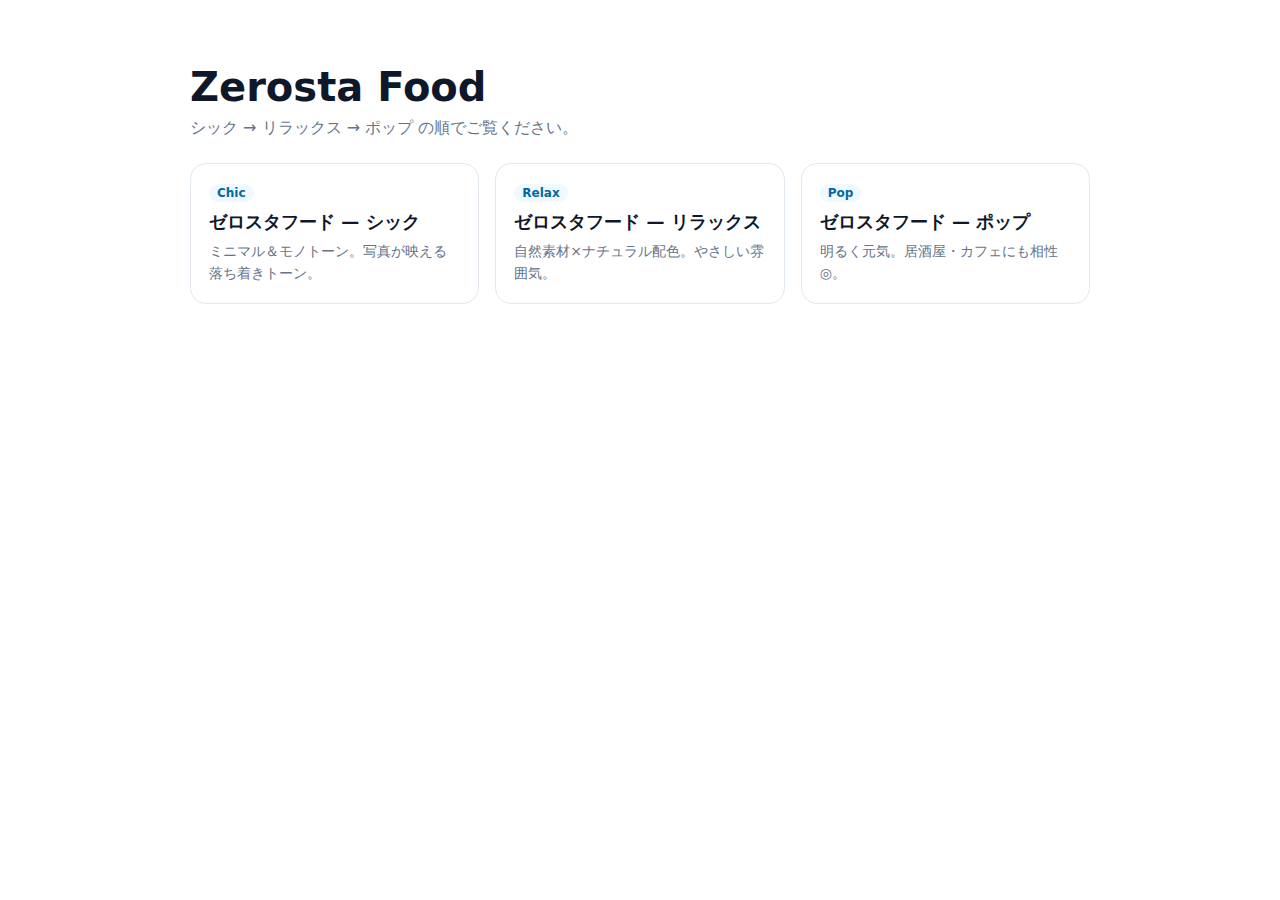
<file: index.html>
<!doctype html><html lang="ja"><head>
<meta charset="utf-8"><meta name="viewport" content="width=device-width,initial-scale=1">
<title>Zerosta Food</title>
<style>
:root{--ink:#0f172a;--muted:#64748b;--line:#e2e8f0;--bg:#fff}
body{font-family:"Noto Sans JP",system-ui,-apple-system,Segoe UI,Arial,sans-serif;margin:0;background:var(--bg);color:var(--ink)}
.wrap{max-width:900px;margin:64px auto;padding:0 20px}
h1{font-size:clamp(28px,5vw,40px);margin:0 0 8px}
p{color:var(--muted);margin:0 0 24px}
.grid{display:grid;grid-template-columns:repeat(auto-fit,minmax(220px,1fr));gap:16px}
.card{border:1px solid var(--line);border-radius:16px;padding:18px;text-decoration:none;color:inherit}
.card:hover{box-shadow:0 10px 24px rgba(2,6,23,.08);transform:translateY(-1px)}
.tag{display:inline-block;background:#f0f9ff;color:#0369a1;font-weight:700;padding:2px 8px;border-radius:999px;font-size:12px;margin-bottom:6px}
.ttl{font-weight:800;font-size:18px;margin:2px 0 6px}
.desc{color:var(--muted);font-size:14px;line-height:1.6}
</style></head><body>
<main class="wrap">
  <h1>Zerosta Food</h1>
  <p>シック → リラックス → ポップ の順でご覧ください。</p>
  <section class="grid">
    <!-- ① Chic -->
    <a class="card" href="./zerosta-food-chic/">
      <span class="tag">Chic</span>
      <div class="ttl">ゼロスタフード — シック</div>
      <div class="desc">ミニマル＆モノトーン。写真が映える落ち着きトーン。</div>
    </a>
    <!-- ② Relax -->
    <a class="card" href="./zerosta-food-relax/">
      <span class="tag">Relax</span>
      <div class="ttl">ゼロスタフード — リラックス</div>
      <div class="desc">自然素材×ナチュラル配色。やさしい雰囲気。</div>
    </a>
    <!-- ③ Pop -->
    <a class="card" href="./zerosta-food-pop/">
      <span class="tag">Pop</span>
      <div class="ttl">ゼロスタフード — ポップ</div>
      <div class="desc">明るく元気。居酒屋・カフェにも相性◎。</div>
    </a>
  </section>
</main>
</body></html>
</file>
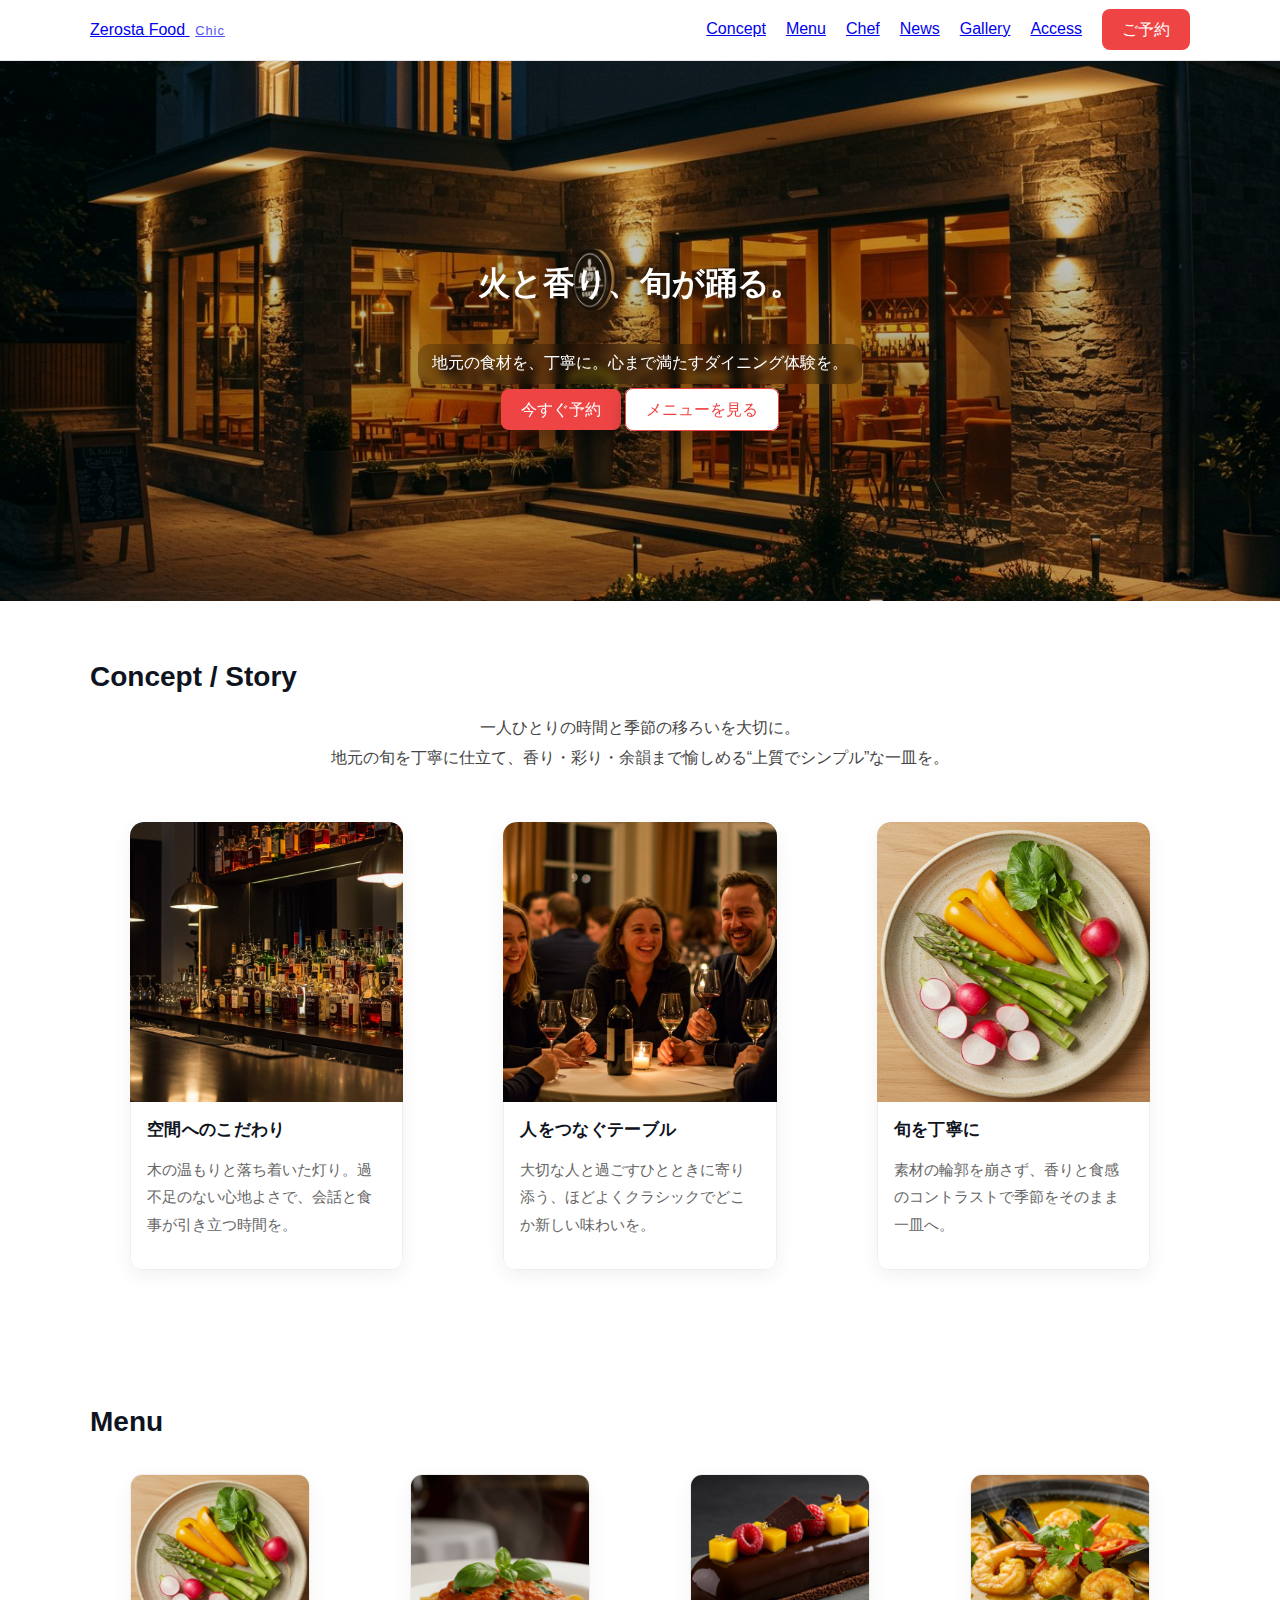
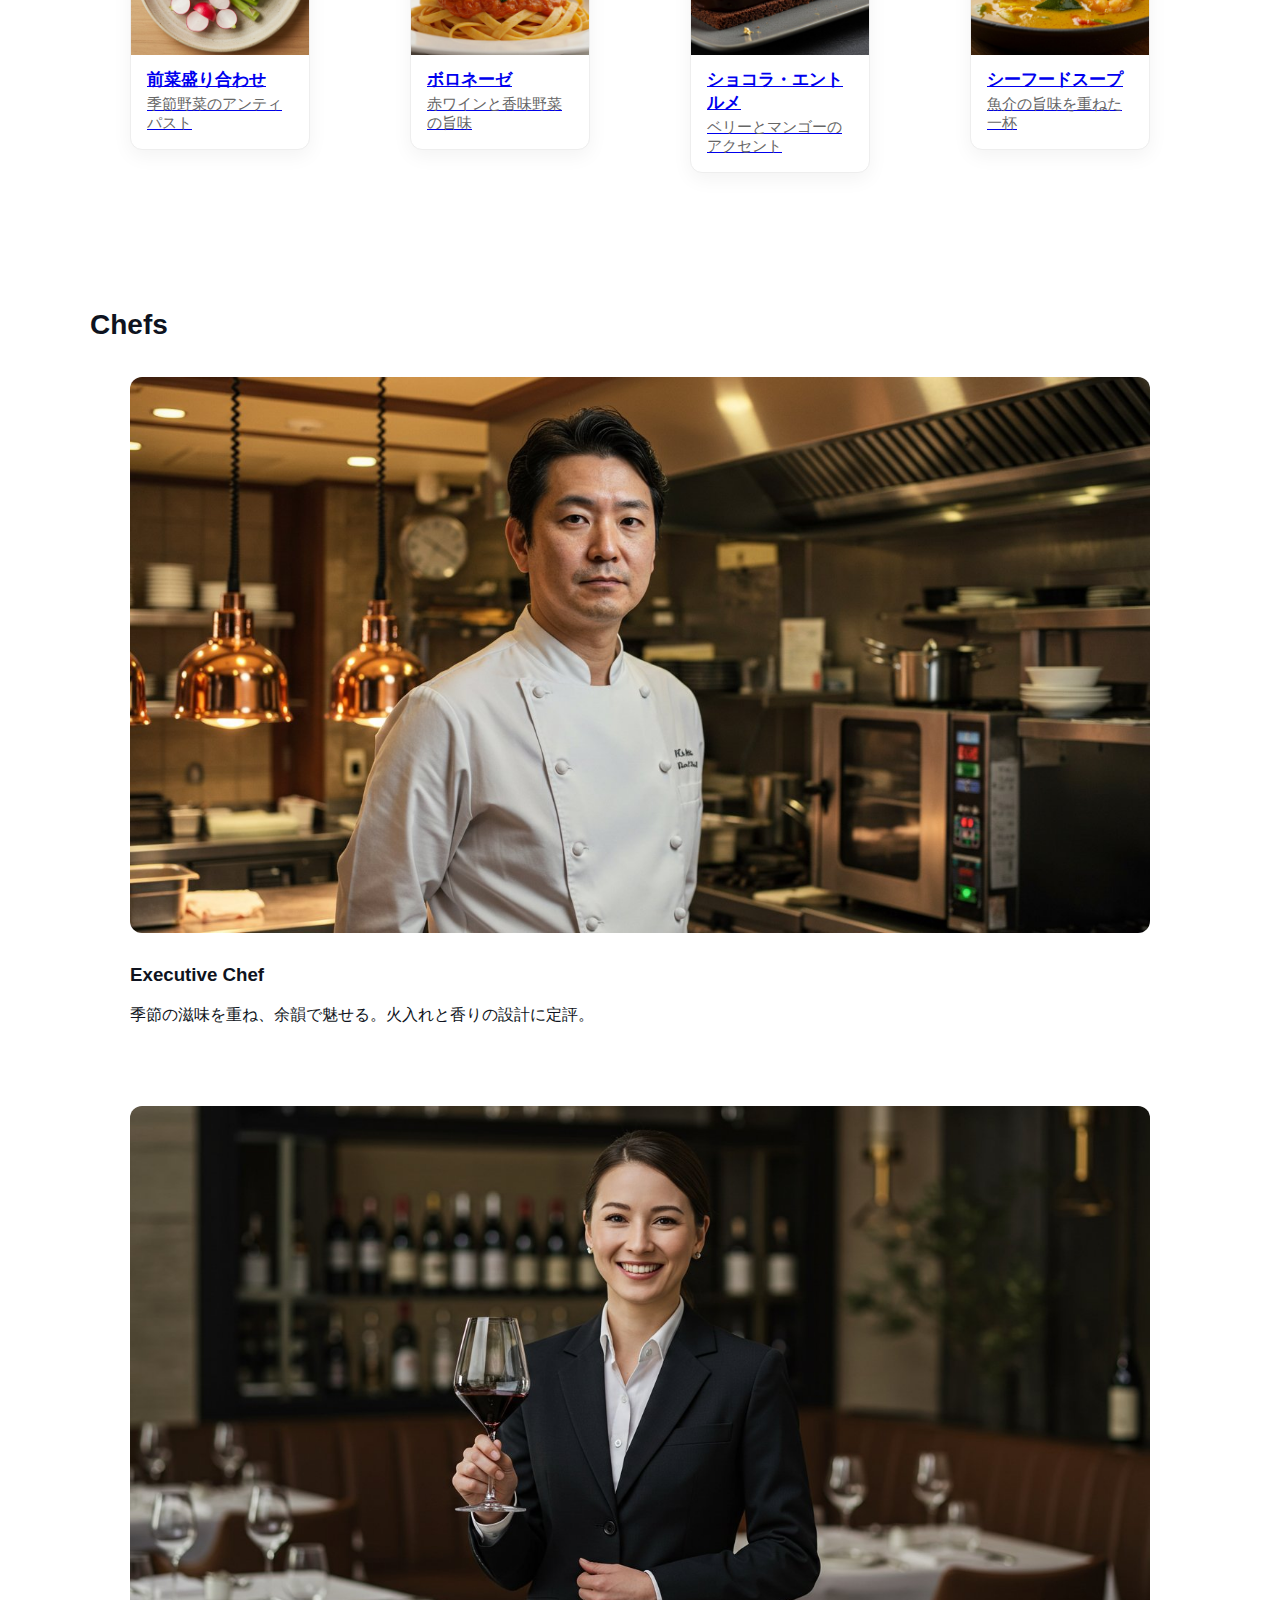
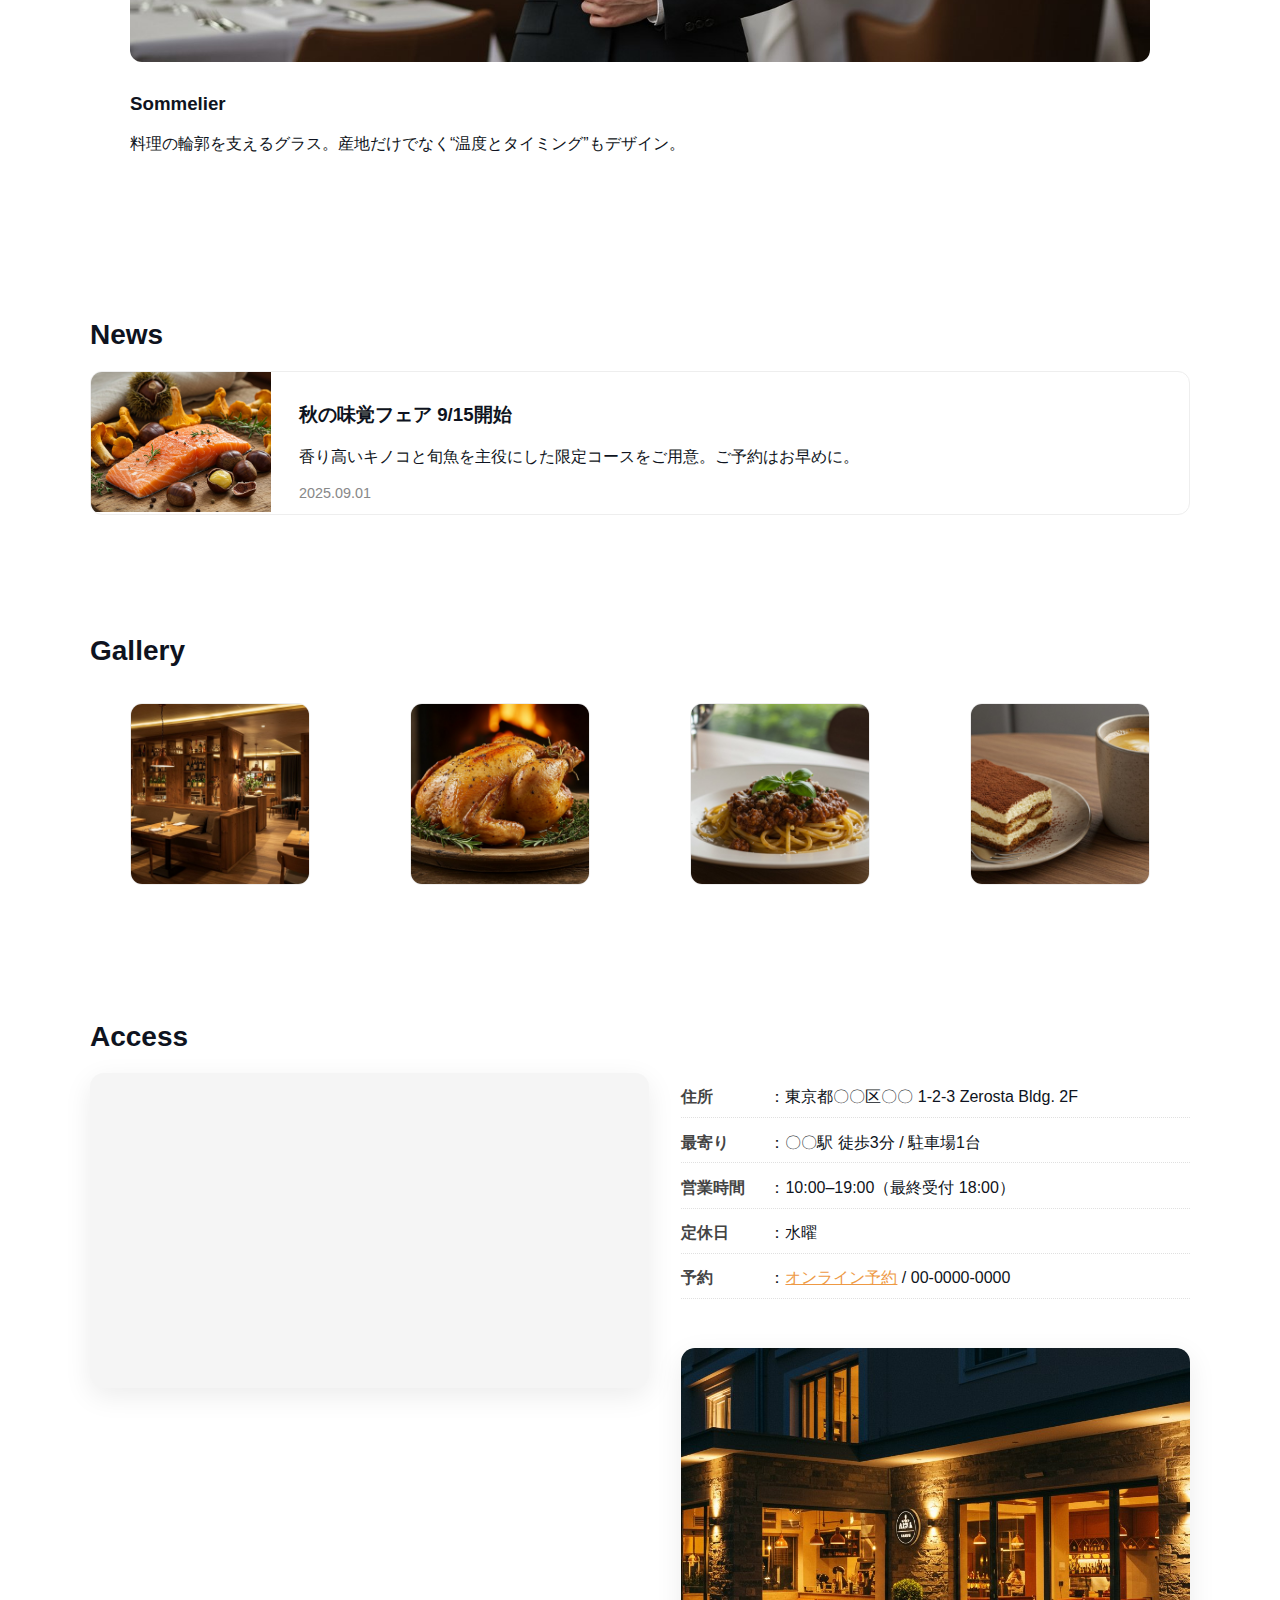
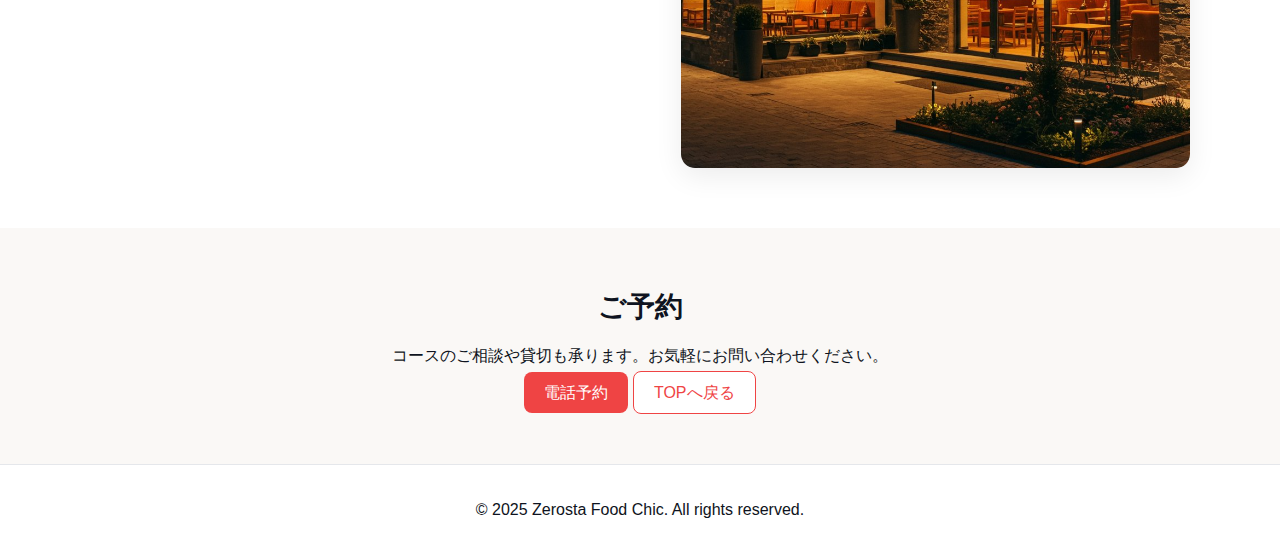
<file: zerosta-food-chic/index.html>
<!doctype html>
<html lang="ja">
<head>
  <meta charset="utf-8" />
  <meta name="viewport" content="width=device-width, initial-scale=1" />
  <title>Zerosta Food | Chic</title>
  <meta name="description" content="Zerosta Food - Chic。落ち着いた空間で、旬を丁寧に。飲食店向けワンページテンプレート。" />
  <link rel="preload" href="assets/img/hero.jpg" as="image">
  <link rel="stylesheet" href="assets/css/style.css" />
</head>
<body>
  <!-- ===== Header ===== -->
  <header class="zf-header">
    <div class="zf-container zf-header-inner">
      <a class="zf-logo" href="#hero">Zerosta <span>Food</span> <small class="zf-variant">Chic</small></a>
      <nav class="zf-nav">
        <button class="zf-nav-toggle" aria-expanded="false" aria-controls="zf-nav-list">
          <span class="zf-burger"></span>
        </button>
        <ul id="zf-nav-list" class="zf-nav-list">
          <li><a href="#concept">Concept</a></li>
          <li><a href="#menu">Menu</a></li>
          <li><a href="#chef">Chef</a></li>
          <li><a href="#news">News</a></li>
          <li><a href="#gallery">Gallery</a></li>
          <li><a href="#access">Access</a></li>
          <li><a class="zf-btn zf-btn--sm" href="#reserve">ご予約</a></li>
        </ul>
      </nav>
    </div>
  </header>

  <!-- ===== Hero ===== -->
  <section id="hero" class="zf-hero">
    <div class="zf-hero-bg"></div>
    <div class="zf-hero-inner zf-container">
      <h1 class="zf-hero-title">火と香り、旬が踊る。</h1>
      <p class="zf-hero-sub">地元の食材を、丁寧に。心まで満たすダイニング体験を。</p>
      <div class="zf-hero-cta">
        <a class="zf-btn" href="#reserve">今すぐ予約</a>
        <a class="zf-btn zf-btn--ghost" href="#menu">メニューを見る</a>
      </div>
    </div>
  </section>

  <!-- ===== Concept ===== -->
  <section id="concept" class="zf-section">
    <div class="zf-container">
      <h2 class="zf-title">Concept / Story</h2>
      <p class="zf-lead">
        一人ひとりの時間と季節の移ろいを大切に。<br>
        地元の旬を丁寧に仕立て、香り・彩り・余韻まで愉しめる“上質でシンプル”な一皿を。
      </p>
      <div class="zf-grid zf-grid--3">
        <figure class="zf-card zf-card--text">
          <img src="assets/img/concept-01.jpg" alt="温かみのある店内空間">
          <figcaption>
            <h3>空間へのこだわり</h3>
            <p>木の温もりと落ち着いた灯り。過不足のない心地よさで、会話と食事が引き立つ時間を。</p>
          </figcaption>
        </figure>
        <figure class="zf-card zf-card--text">
          <img src="assets/img/concept-02.jpg" alt="食事を楽しむ人々">
          <figcaption>
            <h3>人をつなぐテーブル</h3>
            <p>大切な人と過ごすひとときに寄り添う、ほどよくクラシックでどこか新しい味わいを。</p>
          </figcaption>
        </figure>
        <figure class="zf-card zf-card--text">
          <!-- 指示により前菜写真を採用（ダミーとしてOK） -->
          <img src="assets/img/menu-01.jpg" alt="旬の野菜を使った前菜">
          <figcaption>
            <h3>旬を丁寧に</h3>
            <p>素材の輪郭を崩さず、香りと食感のコントラストで季節をそのまま一皿へ。</p>
          </figcaption>
        </figure>
      </div>
    </div>
  </section>

  <!-- ===== Menu ===== -->
  <section id="menu" class="zf-section">
    <div class="zf-container">
      <h2 class="zf-title">Menu</h2>
      <div class="zf-grid zf-grid--4 zf-menu-grid">
        <a class="zf-menu-card" href="#reserve">
          <figure>
            <img src="assets/img/menu-01.jpg" alt="前菜盛り合わせ（季節野菜の一皿）">
            <figcaption>
              <h3>前菜盛り合わせ</h3>
              <p class="zf-menu-sub">季節野菜のアンティパスト</p>
            </figcaption>
          </figure>
        </a>
        <a class="zf-menu-card" href="#reserve">
          <figure>
            <img src="assets/img/menu-02.jpg" alt="ボロネーゼ">
            <figcaption>
              <h3>ボロネーゼ</h3>
              <p class="zf-menu-sub">赤ワインと香味野菜の旨味</p>
            </figcaption>
          </figure>
        </a>
        <a class="zf-menu-card" href="#reserve">
          <figure>
            <img src="assets/img/menu-03.jpg" alt="ショコラ・エントルメ">
            <figcaption>
              <h3>ショコラ・エントルメ</h3>
              <p class="zf-menu-sub">ベリーとマンゴーのアクセント</p>
            </figcaption>
          </figure>
        </a>
        <a class="zf-menu-card" href="#reserve">
          <figure>
            <img src="assets/img/menu-04.jpg" alt="シーフードスープ">
            <figcaption>
              <h3>シーフードスープ</h3>
              <p class="zf-menu-sub">魚介の旨味を重ねた一杯</p>
            </figcaption>
          </figure>
        </a>
      </div>
    </div>
  </section>

  <!-- ===== Chef ===== -->
  <section id="chef" class="zf-section">
    <div class="zf-container">
      <h2 class="zf-title">Chefs</h2>
      <div class="zf-grid zf-grid--2 zf-chef-grid">
        <figure class="zf-card zf-card--person">
          <img src="assets/img/chef-01.jpg" alt="エグゼクティブシェフ">
          <figcaption>
            <h3>Executive Chef</h3>
            <p>季節の滋味を重ね、余韻で魅せる。火入れと香りの設計に定評。</p>
          </figcaption>
        </figure>
        <figure class="zf-card zf-card--person">
          <img src="assets/img/chef-02.jpg" alt="ソムリエ / マネージャー">
          <figcaption>
            <h3>Sommelier</h3>
            <p>料理の輪郭を支えるグラス。産地だけでなく“温度とタイミング”もデザイン。</p>
          </figcaption>
        </figure>
      </div>
    </div>
  </section>

  <!-- ===== News ===== -->
  <section id="news" class="zf-section">
    <div class="zf-container">
      <h2 class="zf-title">News</h2>
      <div class="zf-news">
        <article class="zf-news-item">
          <img src="assets/img/news-01.jpg" alt="季節のおすすめ">
          <div class="zf-news-body">
            <h3>秋の味覚フェア 9/15開始</h3>
            <p>香り高いキノコと旬魚を主役にした限定コースをご用意。ご予約はお早めに。</p>
            <time datetime="2025-09-01">2025.09.01</time>
          </div>
        </article>
      </div>
    </div>
  </section>

  <!-- ===== Gallery ===== -->
  <section id="gallery" class="zf-section">
    <div class="zf-container">
      <h2 class="zf-title">Gallery</h2>
      <div class="zf-grid zf-grid--4 zf-gallery-grid">
        <figure class="zf-thumb"><img src="assets/img/gallery-01.jpg" alt="店内"></figure>
        <figure class="zf-thumb"><img src="assets/img/gallery-02.jpg" alt="ローストチキン"></figure>
        <figure class="zf-thumb"><img src="assets/img/gallery-03.jpg" alt="パスタ"></figure>
        <figure class="zf-thumb"><img src="assets/img/gallery-04.jpg" alt="ティラミスとコーヒー"></figure>
      </div>
    </div>
  </section>

  <!-- ===== Access ===== -->
  <section id="access" class="zf-section zf-access">
    <div class="zf-container">
      <h2 class="zf-title">Access</h2>
      <div class="zf-grid zf-grid--access">
        <div class="zf-map">
          <iframe
            title="Zerosta Food Chic - Map"
            src="https://www.google.com/maps?q=Tokyo&output=embed"
            loading="lazy" referrerpolicy="no-referrer-when-downgrade">
          </iframe>
        </div>
        <div class="zf-access-info">
          <ul class="zf-dl">
            <li><span>住所</span>：東京都〇〇区〇〇 1-2-3 Zerosta Bldg. 2F</li>
            <li><span>最寄り</span>：〇〇駅 徒歩3分 / 駐車場1台</li>
            <li><span>営業時間</span>：10:00–19:00（最終受付 18:00）</li>
            <li><span>定休日</span>：水曜</li>
            <li><span>予約</span>：<a href="#reserve" class="zf-link">オンライン予約</a> / 00-0000-0000</li>
          </ul>
          <!-- 右側写真は店舗外観（Hero画像）に変更 -->
          <figure class="zf-access-photo">
            <img src="assets/img/hero.jpg" alt="店舗外観">
          </figure>
        </div>
      </div>
    </div>
  </section>

  <!-- ===== Reserve ===== -->
  <section id="reserve" class="zf-section zf-reserve">
    <div class="zf-container zf-reserve-inner">
      <h2 class="zf-title">ご予約</h2>
      <p>コースのご相談や貸切も承ります。お気軽にお問い合わせください。</p>
      <div class="zf-hero-cta">
        <a class="zf-btn" href="tel:0000000000">電話予約</a>
        <a class="zf-btn zf-btn--ghost" href="#hero">TOPへ戻る</a>
      </div>
    </div>
  </section>

  <!-- ===== Footer ===== -->
  <footer class="zf-footer">
    <div class="zf-container">
      <p>&copy; 2025 Zerosta Food Chic. All rights reserved.</p>
    </div>
  </footer>

  <script src="assets/js/main.js"></script>
</body>
</html>
</file>
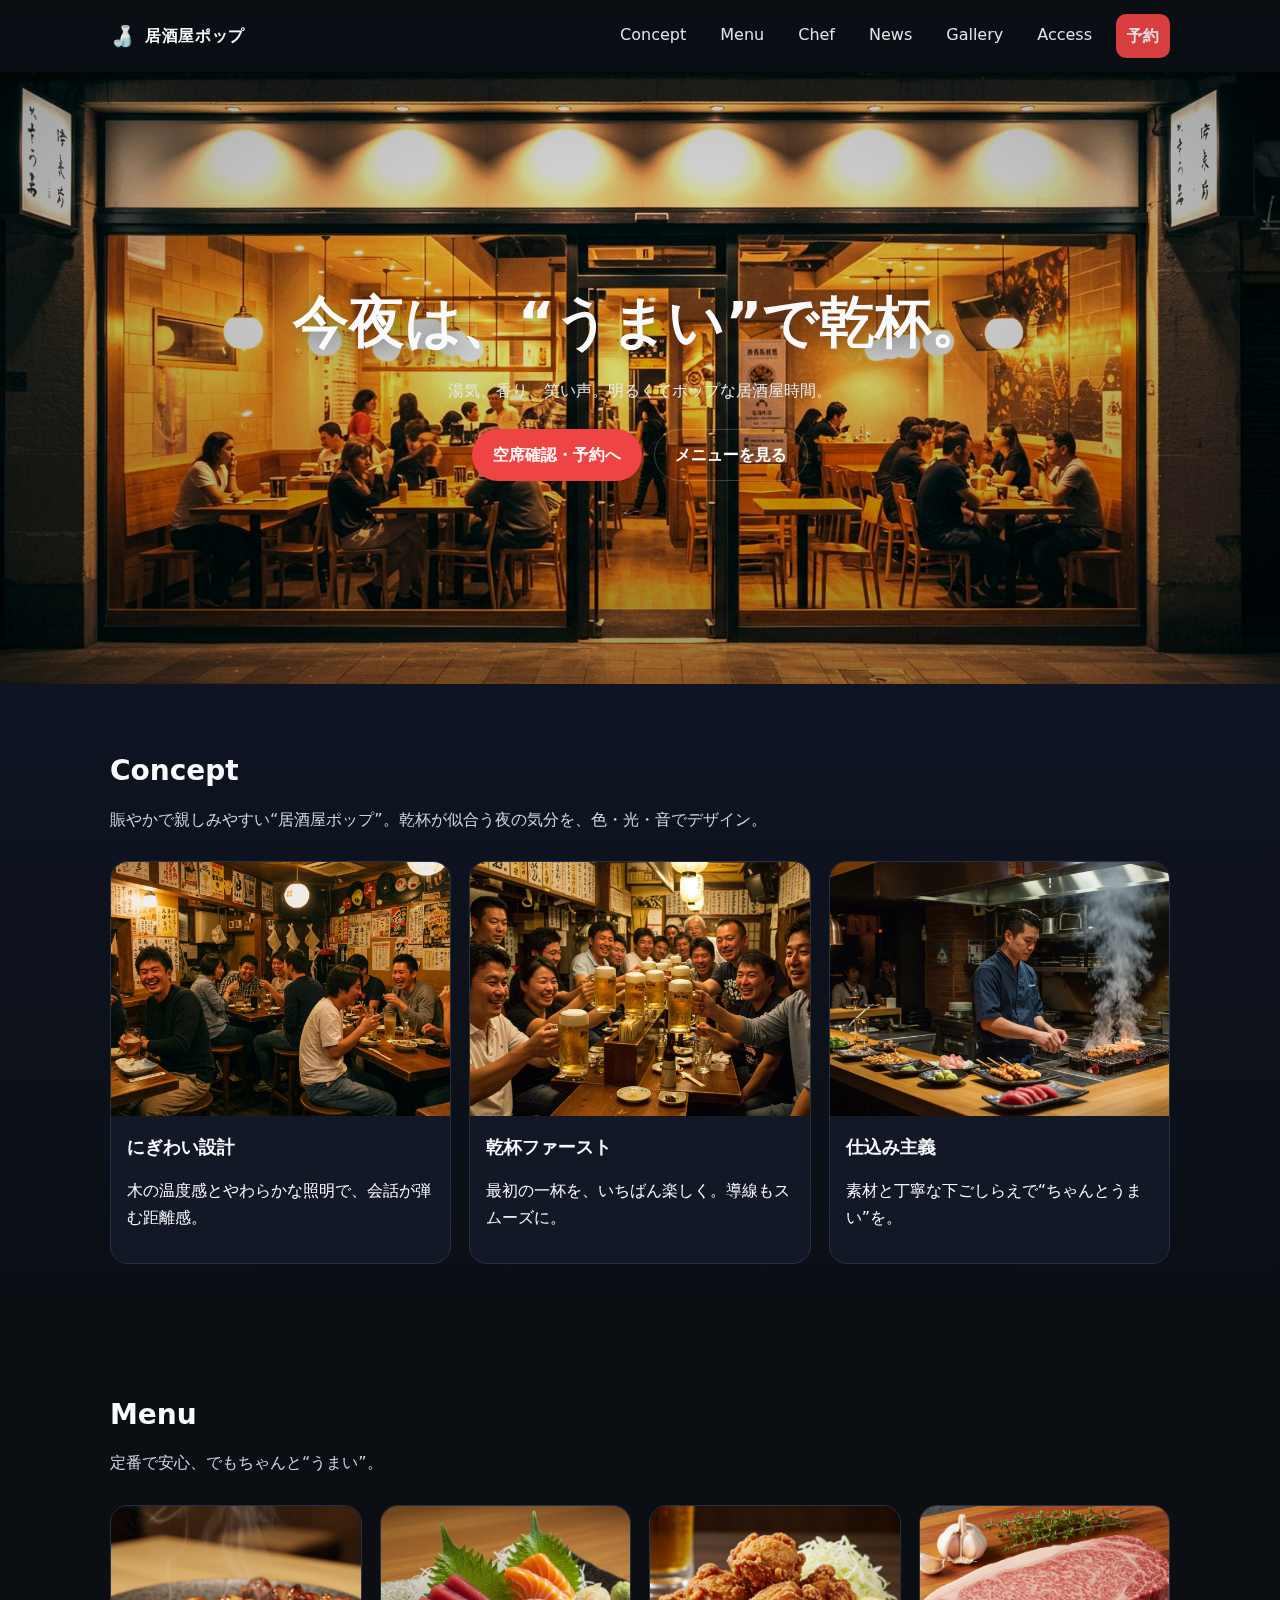
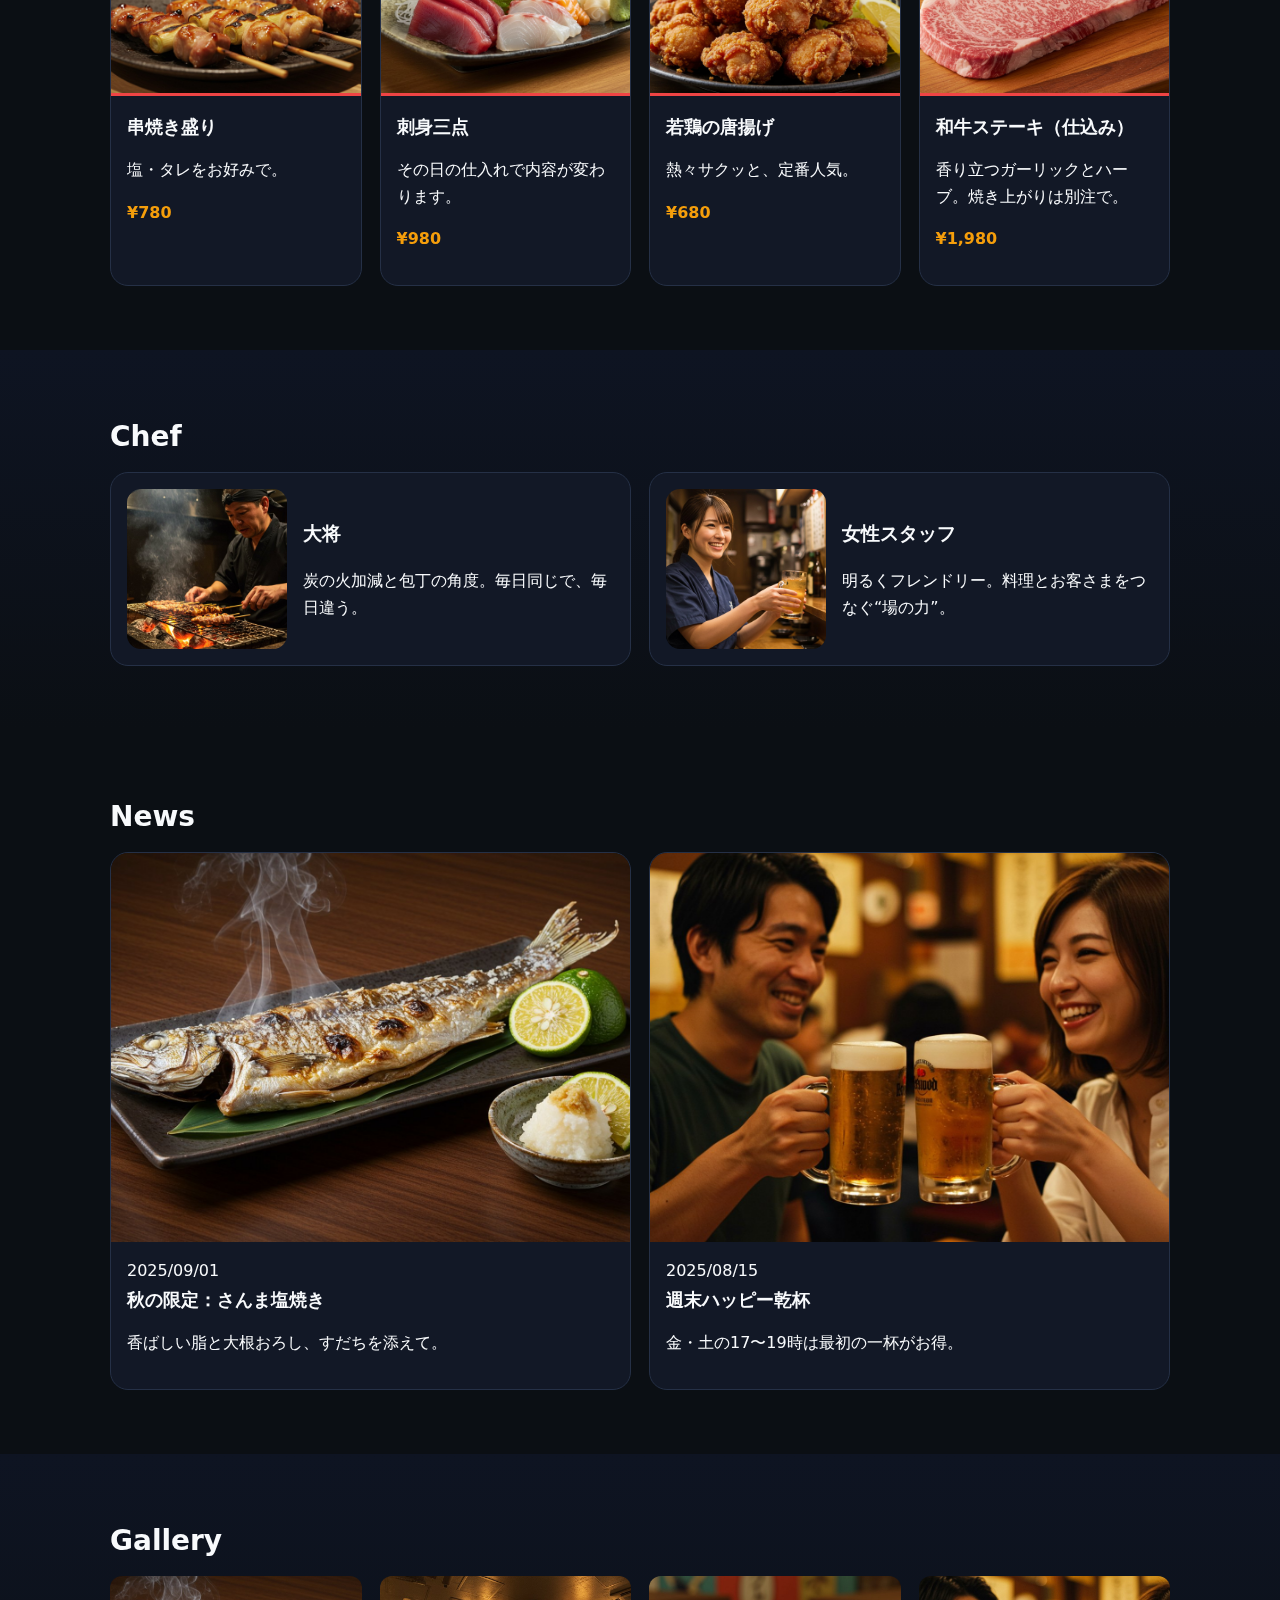
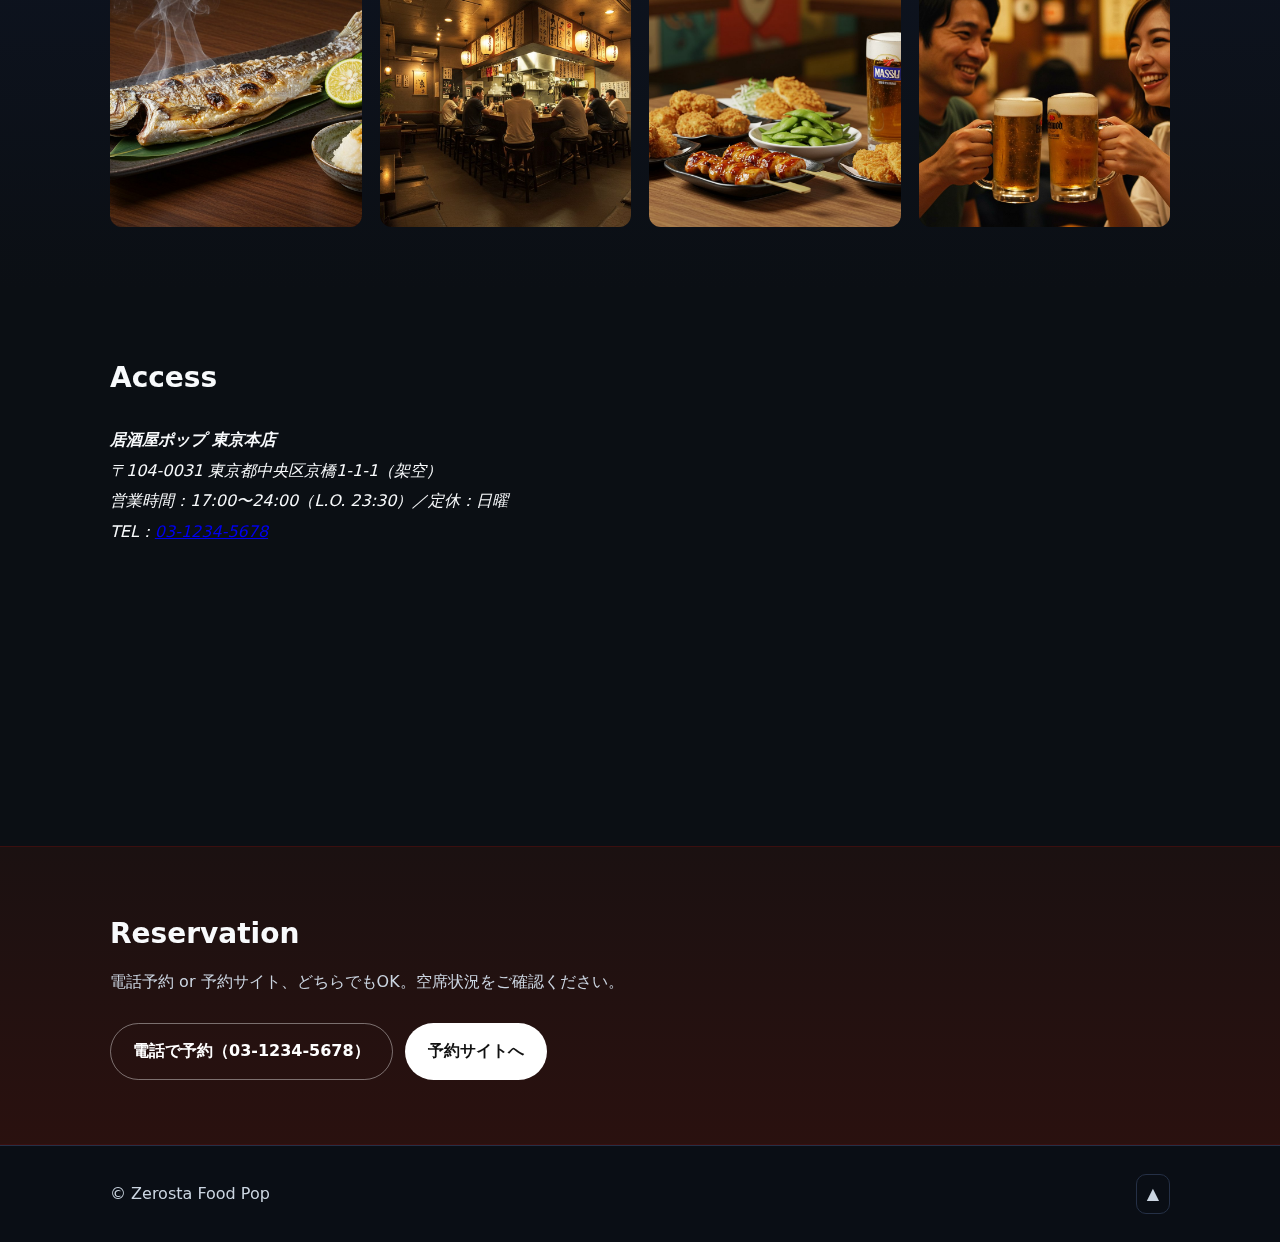
<file: zerosta-food-pop/index.html>
<!doctype html>
<html lang="ja">
<head>
  <meta charset="utf-8" />
  <meta name="viewport" content="width=device-width,initial-scale=1" />
  <title>居酒屋ポップ｜Zerosta Food Pop</title>
  <meta name="description" content="賑やかで親しみやすい“居酒屋ポップ”。串焼き・刺身・唐揚げ・和牛のポップな居酒屋テーマサイト。" />
  <link rel="stylesheet" href="assets/css/style.css" />

  <!-- Heroの明るさ強化（全文置き換え用の上書きCSS） -->
  <style>
    /* 背景画像そのものを明るく・鮮やかに */
    .hero-bg{
      filter: saturate(1.08) contrast(1.05) brightness(1.10) !important;
    }
    /* オーバーレイはさらに薄めて被写体を見せる */
    .hero-overlay{
      background:
        radial-gradient(60% 60% at 50% 40%, #0000000a 0%, #00000033 60%, #00000055 100%),
        linear-gradient(180deg, #00000008, #00000022) !important;
    }
    /* Accessは画像なし運用。左は情報ブロックとして整える */
    #access .access-left{ padding: 10px 0; }
    #access .access-info p{ margin:.25rem 0; }
  </style>
</head>
<body>

  <!-- ===== Header ===== -->
  <header class="site-header" aria-label="サイトヘッダー">
    <div class="container">
      <a href="#top" class="brand">
        <span class="logo-mark" aria-hidden="true">🍶</span>
        <span class="brand-name">居酒屋ポップ</span>
      </a>
      <nav class="nav" aria-label="主要ナビ">
        <a href="#concept">Concept</a>
        <a href="#menu">Menu</a>
        <a href="#chef">Chef</a>
        <a href="#news">News</a>
        <a href="#gallery">Gallery</a>
        <a href="#access">Access</a>
        <a href="#reservation" class="btn btn-accent">予約</a>
      </nav>
    </div>
  </header>

  <main id="top">
    <!-- ===== Hero ===== -->
    <section class="hero" aria-labelledby="hero-title">
      <img class="hero-bg" src="assets/img/hero.jpg" alt="現代的な飲食店の外観。大きなガラス越しに賑やかな店内が見える" />
      <div class="hero-overlay" aria-hidden="true"></div>
      <div class="hero-inner container">
        <h1 id="hero-title">今夜は、“うまい”で乾杯。</h1>
        <p class="hero-lead">湯気、香り、笑い声。明るくてポップな居酒屋時間。</p>
        <div class="hero-cta">
          <a class="btn btn-accent" href="#reservation">空席確認・予約へ</a>
          <a class="btn btn-ghost" href="#menu">メニューを見る</a>
        </div>
      </div>
    </section>

    <!-- ===== Concept ===== -->
    <section id="concept" class="section section-dark" aria-labelledby="concept-title">
      <div class="container">
        <h2 id="concept-title" class="section-title">Concept</h2>
        <p class="section-intro">賑やかで親しみやすい“居酒屋ポップ”。乾杯が似合う夜の気分を、色・光・音でデザイン。</p>

        <div class="grid cards-3">
          <article class="card">
            <img src="assets/img/concept-01.jpg" alt="若者グループが笑顔で談笑する店内" />
            <div class="card-body">
              <h3>にぎわい設計</h3>
              <p>木の温度感とやわらかな照明で、会話が弾む距離感。</p>
            </div>
          </article>
          <article class="card">
            <img src="assets/img/concept-02.jpg" alt="乾杯でビールジョッキを合わせるシーン" />
            <div class="card-body">
              <h3>乾杯ファースト</h3>
              <p>最初の一杯を、いちばん楽しく。導線もスムーズに。</p>
            </div>
          </article>
          <article class="card">
            <img src="assets/img/concept-03.jpg" alt="活気あるカウンターと仕込みの様子" />
            <div class="card-body">
              <h3>仕込み主義</h3>
              <p>素材と丁寧な下ごしらえで“ちゃんとうまい”を。</p>
            </div>
          </article>
        </div>
      </div>
    </section>

    <!-- ===== Menu ===== -->
    <section id="menu" class="section" aria-labelledby="menu-title">
      <div class="container">
        <h2 id="menu-title" class="section-title">Menu</h2>
        <p class="section-intro">定番で安心、でもちゃんと“うまい”。</p>

        <div class="grid cards-4">
          <article class="card menu-card">
            <img src="assets/img/menu-01.jpg" alt="炭火焼の串焼き盛り合わせ" />
            <div class="card-body">
              <h3>串焼き盛り</h3>
              <p>塩・タレをお好みで。</p>
              <p class="price">¥780</p>
            </div>
          </article>
          <article class="card menu-card">
            <img src="assets/img/menu-02.jpg" alt="刺身三点盛り（まぐろ・サーモン・白身）" />
            <div class="card-body">
              <h3>刺身三点</h3>
              <p>その日の仕入れで内容が変わります。</p>
              <p class="price">¥980</p>
            </div>
          </article>
          <article class="card menu-card">
            <img src="assets/img/menu-03.jpg" alt="若鶏の唐揚げとレモン" />
            <div class="card-body">
              <h3>若鶏の唐揚げ</h3>
              <p>熱々サクッと、定番人気。</p>
              <p class="price">¥680</p>
            </div>
          </article>
          <article class="card menu-card">
            <img src="assets/img/menu-04.jpg" alt="霜降り和牛ステーキ（仕込み前・まな板の上）" />
            <div class="card-body">
              <h3>和牛ステーキ（仕込み）</h3>
              <p>香り立つガーリックとハーブ。焼き上がりは別注で。</p>
              <p class="price">¥1,980</p>
            </div>
          </article>
        </div>
      </div>
    </section>

    <!-- ===== Chef ===== -->
    <section id="chef" class="section section-dark" aria-labelledby="chef-title">
      <div class="container">
        <h2 id="chef-title" class="section-title">Chef</h2>
        <div class="grid chefs">
          <article class="chef-card">
            <img src="assets/img/chef-01.jpg" alt="大将が炭火で焼き鳥を焼いている" />
            <div class="chef-body">
              <h3>大将</h3>
              <p>炭の火加減と包丁の角度。毎日同じで、毎日違う。</p>
            </div>
          </article>
          <article class="chef-card">
            <img src="assets/img/chef-02.jpg" alt="笑顔の女性スタッフがカウンターで接客している" />
            <div class="chef-body">
              <h3>女性スタッフ</h3>
              <p>明るくフレンドリー。料理とお客さまをつなぐ“場の力”。</p>
            </div>
          </article>
        </div>
      </div>
    </section>

    <!-- ===== News ===== -->
    <section id="news" class="section" aria-labelledby="news-title">
      <div class="container">
        <h2 id="news-title" class="section-title">News</h2>
        <div class="grid cards-2">
          <article class="card">
            <img src="assets/img/news-01.jpg" alt="秋限定のさんま塩焼きと大根おろし・すだち" />
            <div class="card-body">
              <time datetime="2025-09-01" class="news-date">2025/09/01</time>
              <h3>秋の限定：さんま塩焼き</h3>
              <p>香ばしい脂と大根おろし、すだちを添えて。</p>
            </div>
          </article>
          <article class="card">
            <img src="assets/img/news-02.jpg" alt="若者カップルが乾杯するハッピーアワーの様子" />
            <div class="card-body">
              <time datetime="2025-08-15" class="news-date">2025/08/15</time>
              <h3>週末ハッピー乾杯</h3>
              <p>金・土の17〜19時は最初の一杯がお得。</p>
            </div>
          </article>
        </div>
      </div>
    </section>

    <!-- ===== Gallery ===== -->
    <section id="gallery" class="section section-dark" aria-labelledby="gallery-title">
      <div class="container">
        <h2 id="gallery-title" class="section-title">Gallery</h2>
        <div class="grid gallery-4">
          <img src="assets/img/gallery-01.jpg" alt="店内の全景とカウンターの様子" />
          <img src="assets/img/gallery-02.jpg" alt="居酒屋定番料理の盛り合わせ" />
          <img src="assets/img/gallery-03.jpg" alt="乾杯シーンのクローズアップ" />
          <img src="assets/img/gallery-04.jpg" alt="料理を提供するカウンターの風景" />
        </div>
      </div>
    </section>

    <!-- ===== Access（画像なし運用） ===== -->
    <section id="access" class="section" aria-labelledby="access-title">
      <div class="container">
        <h2 id="access-title" class="section-title">Access</h2>

        <div class="access-wrap">
          <div class="access-left">
            <address class="access-info">
              <p><strong>居酒屋ポップ 東京本店</strong></p>
              <p>〒104-0031 東京都中央区京橋1-1-1（架空）</p>
              <p>営業時間：17:00〜24:00（L.O. 23:30）／定休：日曜</p>
              <p>TEL：<a href="tel:0312345678">03-1234-5678</a></p>
            </address>
          </div>
          <div class="access-map">
            <iframe title="Google Map" style="border:0;" loading="lazy" allowfullscreen
              referrerpolicy="no-referrer-when-downgrade"
              src="https://www.google.com/maps/embed?pb=!1m18!1m12!1m3!1d3240.899597398612!2d139.767125!3d35.681236!2m3!1f0!2f0!3f0!3m2!1i1024!2i768!4f13.1!3m3!1m2!1s0x60188bf06f21fdf9%3A0x2f9b4f0c5c9e!2z5pel5pys44CB5p2x5Lqs6YO95p2x5Lqs!5e0!3m2!1sja!2sjp!4v1690000000000">
            </iframe>
          </div>
        </div>
      </div>
    </section>

    <!-- ===== Reservation ===== -->
    <section id="reservation" class="section section-accent" aria-labelledby="reservation-title">
      <div class="container">
        <h2 id="reservation-title" class="section-title">Reservation</h2>
        <p class="section-intro">電話予約 or 予約サイト、どちらでもOK。空席状況をご確認ください。</p>
        <div class="cta-row">
          <a class="btn btn-ghost-light" href="tel:0312345678">電話で予約（03-1234-5678）</a>
          <a class="btn btn-light" href="https://example.com/reserve" target="_blank" rel="noopener">予約サイトへ</a>
        </div>
      </div>
    </section>
  </main>

  <footer class="site-footer" aria-label="フッター">
    <div class="container">
      <p class="foot-brand">© Zerosta Food Pop</p>
      <a class="foot-top" href="#top" aria-label="ページ上部へ">▲</a>
    </div>
  </footer>
</body>
</html>
</file>
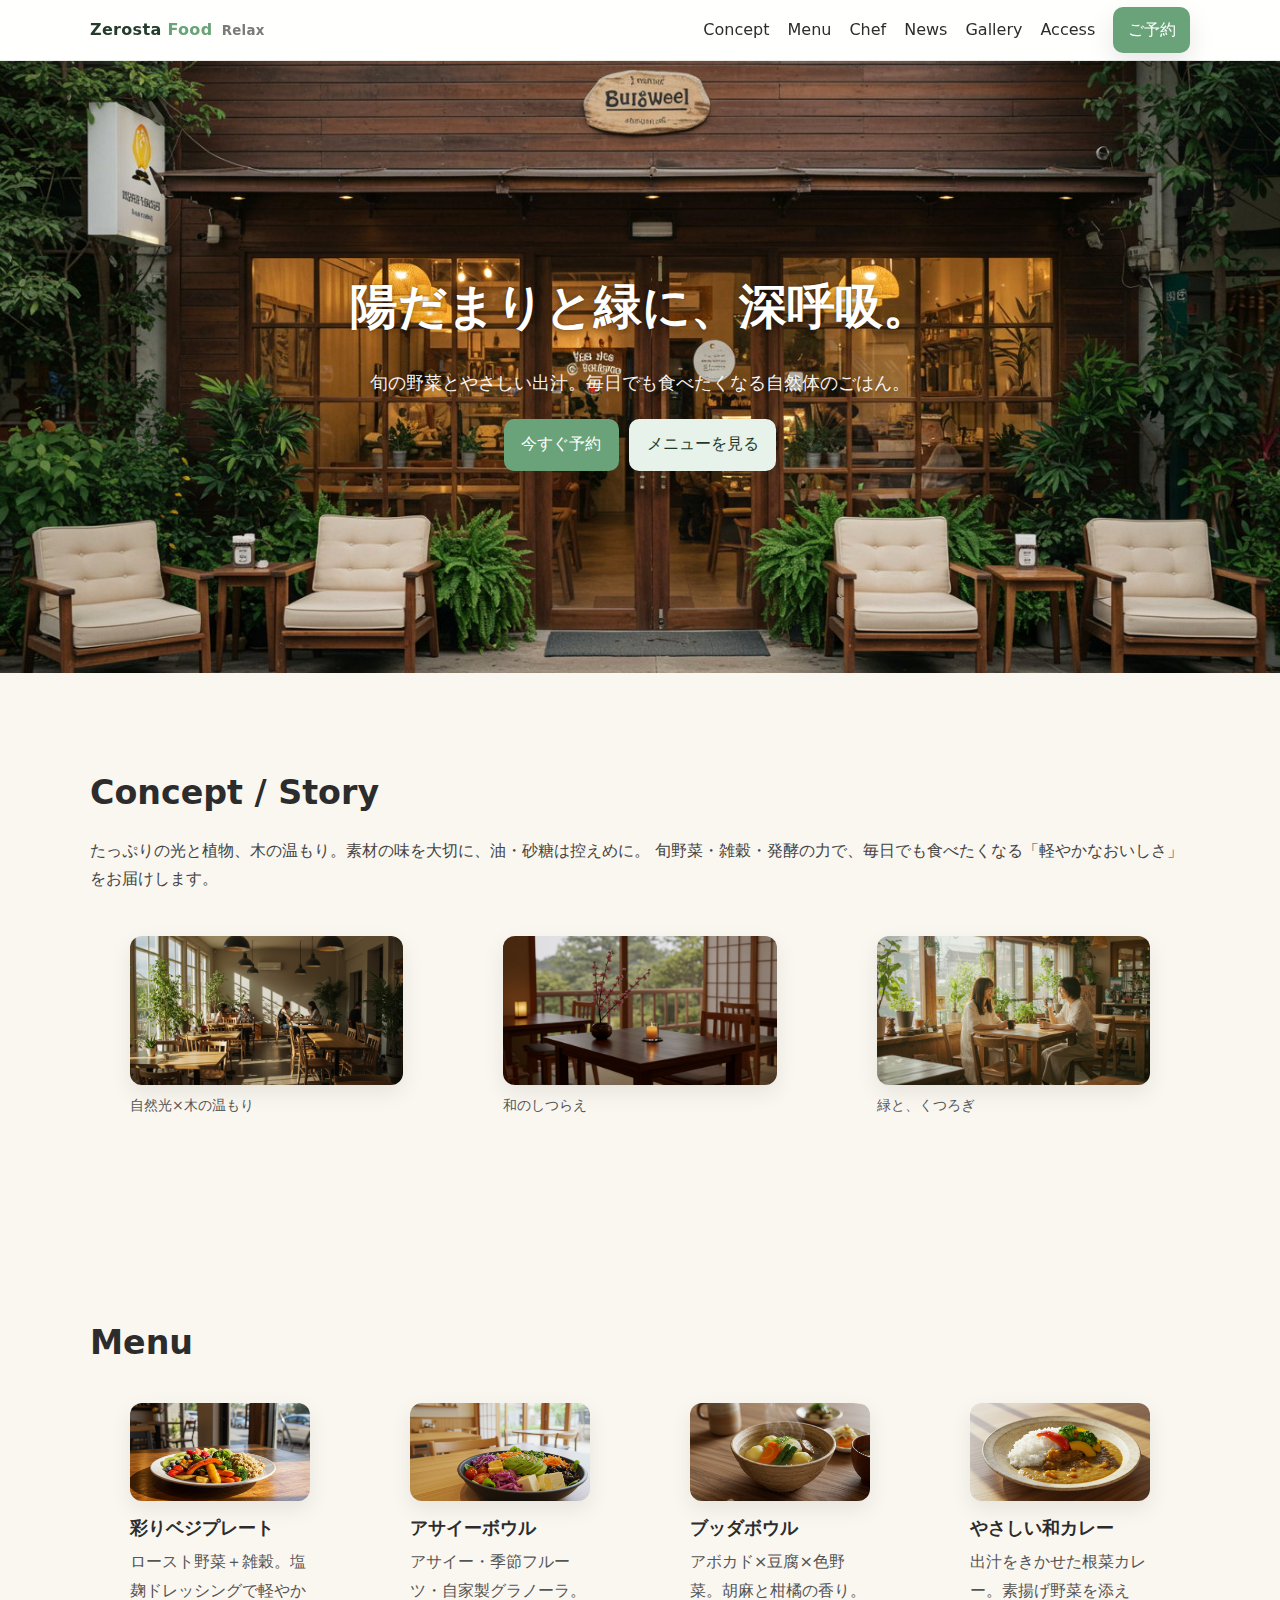
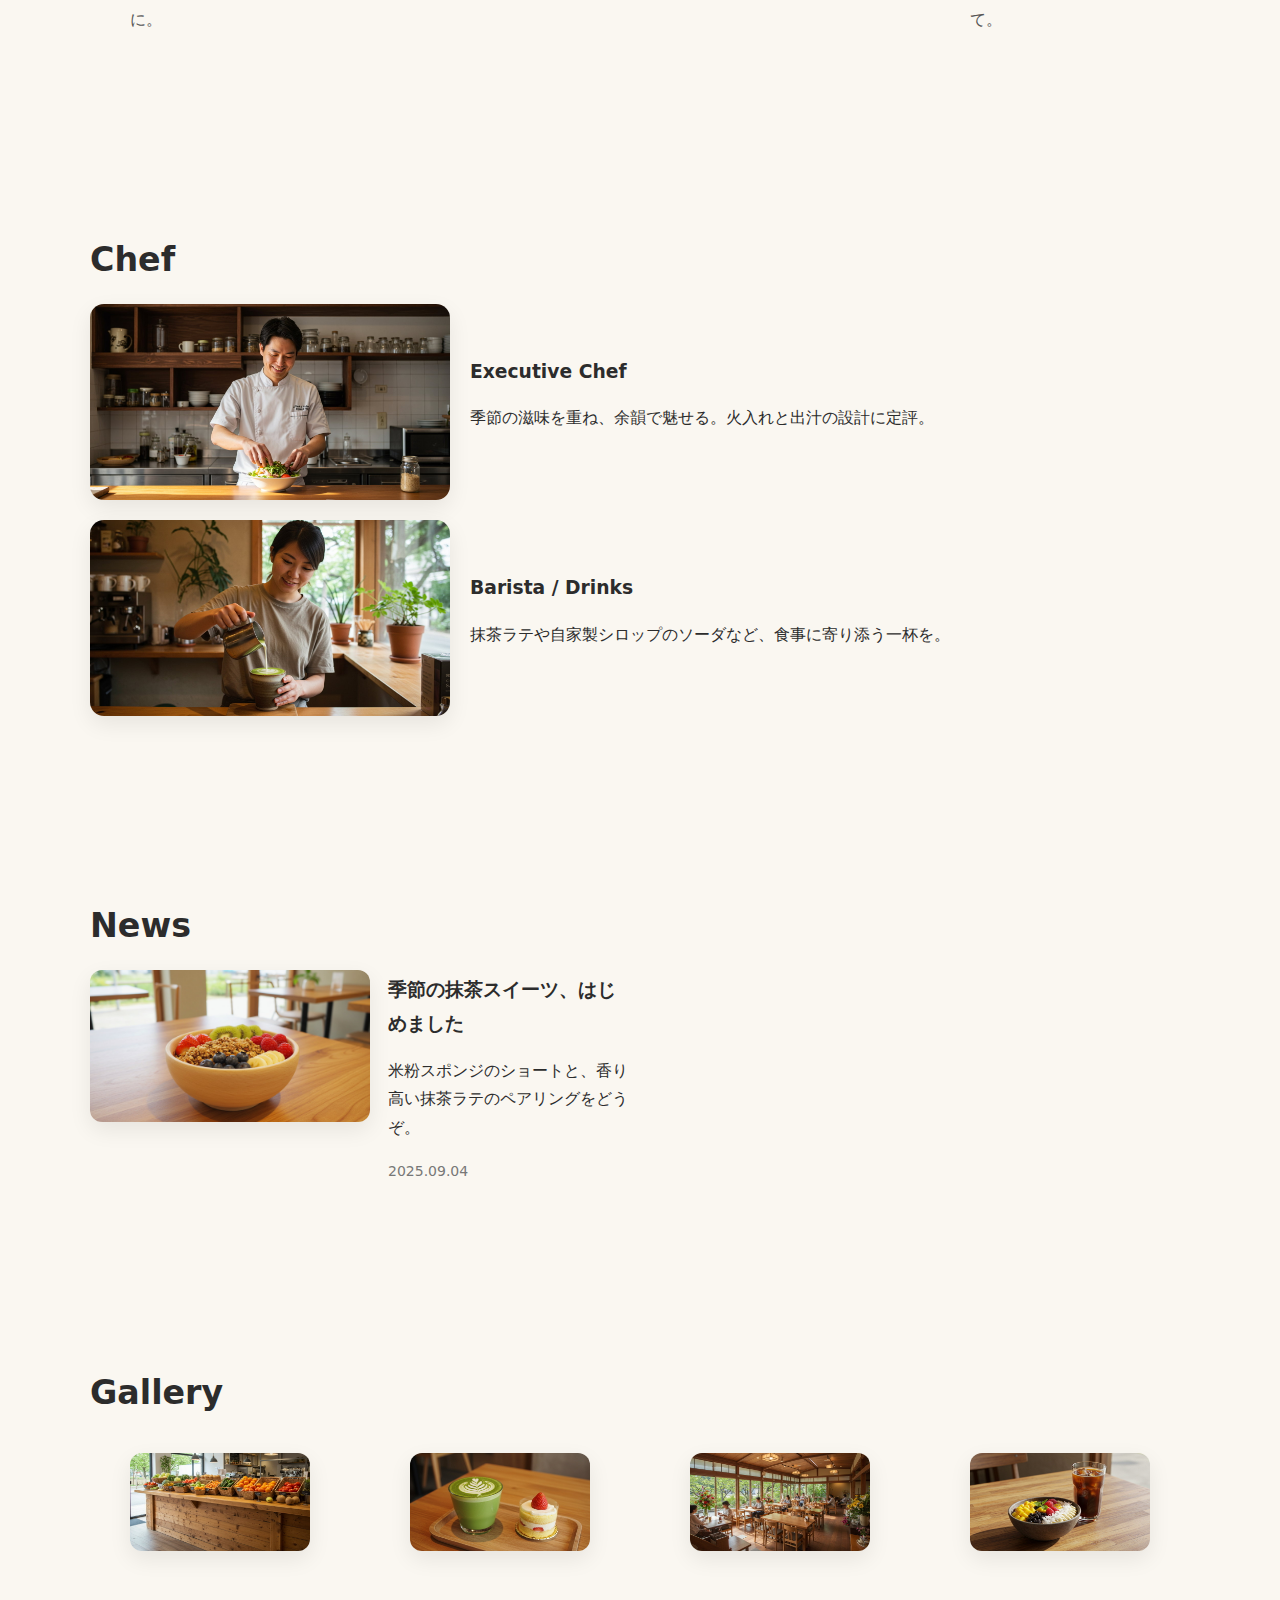
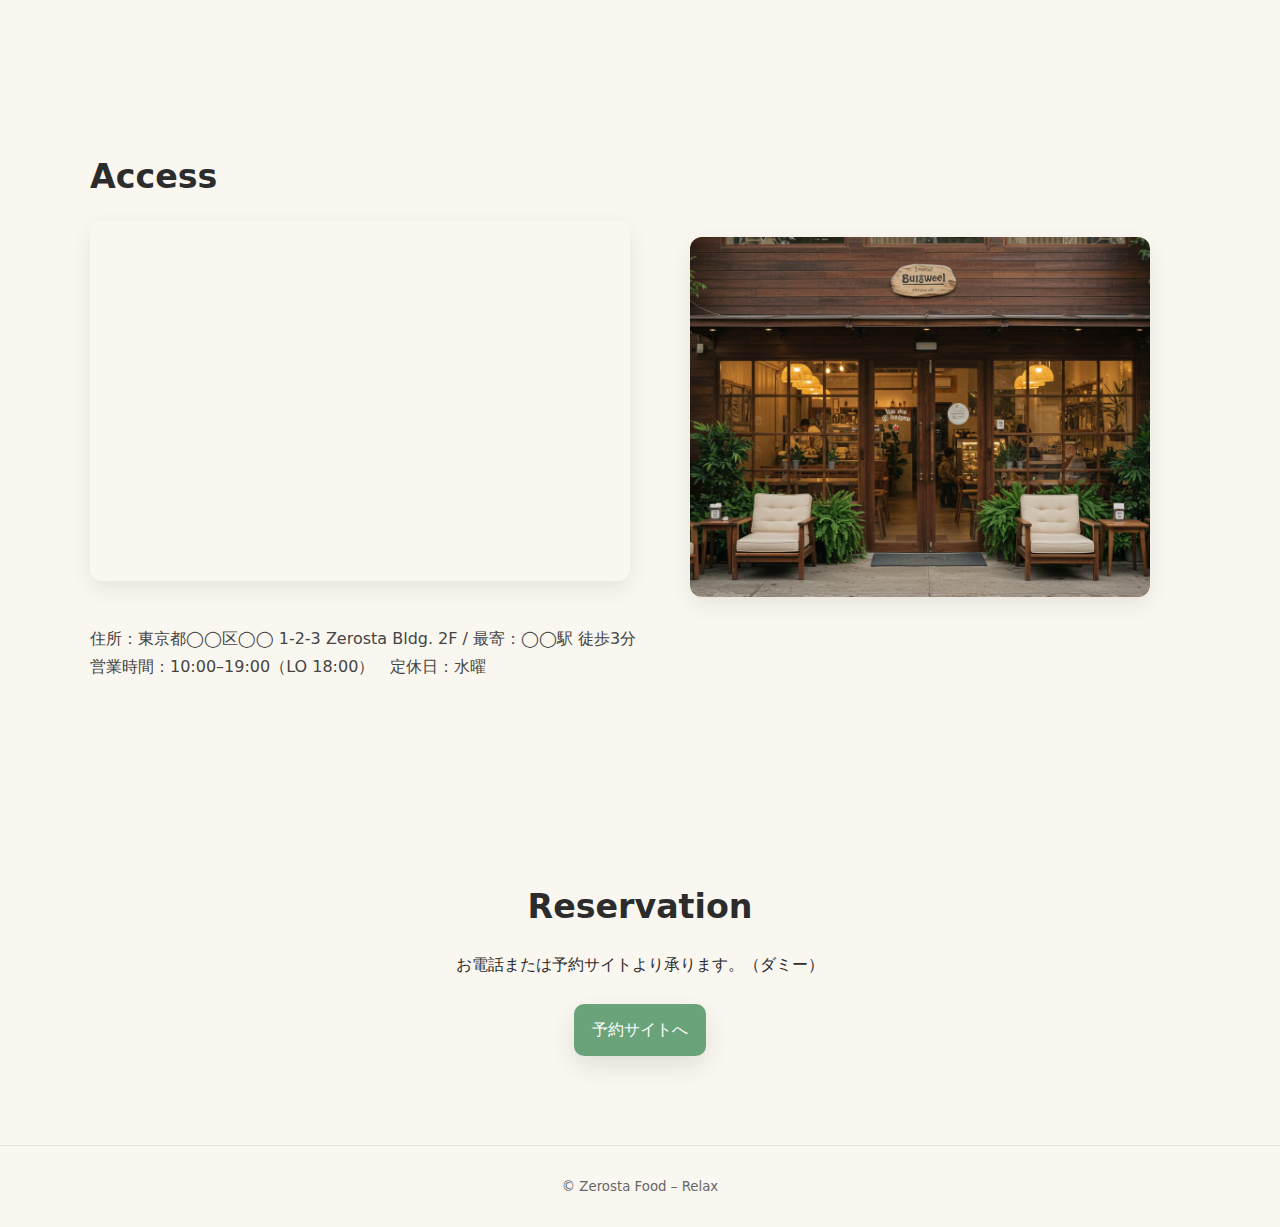
<file: zerosta-food-relax/index.html>
<!doctype html>
<html lang="ja">
<head>
  <meta charset="utf-8" />
  <meta name="viewport" content="width=device-width, initial-scale=1" />
  <title>Zerosta Food | Relax</title>
  <meta name="description" content="Zerosta Food（Relax）ナチュラル＆ヘルシー。旬の野菜、発酵、雑穀をベースにした毎日食べたいごはん。">
  <link rel="preload" href="assets/img/hero.jpg" as="image" />
  <link rel="stylesheet" href="assets/css/style.css" />
</head>
<body id="top">

  <!-- ===== Header ===== -->
  <header class="zf-header">
    <div class="zf-container zf-header__inner">
      <a class="zf-logo" href="#top">Zerosta <span>Food</span> <small>Relax</small></a>

      <!-- CSS-only Hamburger -->
      <input type="checkbox" id="zf-nav-toggle" class="zf-nav__toggle" aria-label="メニューを開閉">
      <label for="zf-nav-toggle" class="zf-nav__btn" aria-hidden="true">
        <span></span><span></span><span></span>
      </label>

      <nav class="zf-nav" aria-label="primary">
        <a href="#concept">Concept</a>
        <a href="#menu">Menu</a>
        <a href="#chef">Chef</a>
        <a href="#news">News</a>
        <a href="#gallery">Gallery</a>
        <a href="#access">Access</a>
        <a class="zf-btn zf-btn--sm" href="#reserve">ご予約</a>
      </nav>
    </div>
  </header>

  <!-- ===== Hero ===== -->
  <section id="hero" class="zf-hero" aria-label="ヒーロー">
    <div class="zf-hero__bg" role="img" aria-label="ナチュラルな店内の雰囲気"></div>
    <div class="zf-container zf-hero__inner">
      <h1 class="zf-hero__title">陽だまりと緑に、深呼吸。</h1>
      <p class="zf-hero__sub">旬の野菜とやさしい出汁。毎日でも食べたくなる自然体のごはん。</p>
      <div class="zf-hero__cta">
        <a class="zf-btn" href="#reserve">今すぐ予約</a>
        <a class="zf-btn zf-btn--ghost" href="#menu">メニューを見る</a>
      </div>
    </div>
  </section>

  <!-- ===== Concept ===== -->
  <section id="concept" class="zf-section">
    <div class="zf-container">
      <h2 class="zf-title">Concept / Story</h2>
      <p class="zf-lead">
        たっぷりの光と植物、木の温もり。素材の味を大切に、油・砂糖は控えめに。
        旬野菜・雑穀・発酵の力で、毎日でも食べたくなる「軽やかなおいしさ」をお届けします。
      </p>

      <div class="zf-grid zf-grid--3">
        <figure class="zf-card zf-card--photo">
          <img src="assets/img/concept-01.jpg" alt="木の温もりの内装と自然光">
          <figcaption>自然光×木の温もり</figcaption>
        </figure>
        <figure class="zf-card zf-card--photo">
          <img src="assets/img/concept-02.jpg" alt="和のしつらえと季節の花">
          <figcaption>和のしつらえ</figcaption>
        </figure>
        <figure class="zf-card zf-card--photo">
          <img src="assets/img/concept-03.jpg" alt="店内に広がる緑とくつろぎの空気">
          <figcaption>緑と、くつろぎ</figcaption>
        </figure>
      </div>
    </div>
  </section>

  <!-- ===== Menu ===== -->
  <section id="menu" class="zf-section">
    <div class="zf-container">
      <h2 class="zf-title">Menu</h2>

      <div class="zf-grid zf-grid--4">
        <figure class="zf-menu">
          <img src="assets/img/menu-01.jpg" alt="彩りベジプレート（雑穀添え）">
          <figcaption>
            <h3>彩りベジプレート</h3>
            <p>ロースト野菜＋雑穀。塩麹ドレッシングで軽やかに。</p>
          </figcaption>
        </figure>

        <figure class="zf-menu">
          <img src="assets/img/menu-02.jpg" alt="アサイーボウル">
          <figcaption>
            <h3>アサイーボウル</h3>
            <p>アサイー・季節フルーツ・自家製グラノーラ。</p>
          </figcaption>
        </figure>

        <figure class="zf-menu">
          <img src="assets/img/menu-03.jpg" alt="アボカド豆腐のブッダボウル">
          <figcaption>
            <h3>ブッダボウル</h3>
            <p>アボカド×豆腐×色野菜。胡麻と柑橘の香り。</p>
          </figcaption>
        </figure>

        <figure class="zf-menu">
          <img src="assets/img/menu-04.jpg" alt="やさしい和風カレー">
          <figcaption>
            <h3>やさしい和カレー</h3>
            <p>出汁をきかせた根菜カレー。素揚げ野菜を添えて。</p>
          </figcaption>
        </figure>
      </div>
    </div>
  </section>

  <!-- ===== Chef ===== -->
  <section id="chef" class="zf-section">
    <div class="zf-container">
      <h2 class="zf-title">Chef</h2>

      <div class="zf-chef__list">
        <article class="zf-chef">
          <img src="assets/img/chef-01.jpg" alt="料理長のポートレート">
          <div class="zf-chef__body">
            <h3>Executive Chef</h3>
            <p>季節の滋味を重ね、余韻で魅せる。火入れと出汁の設計に定評。</p>
          </div>
        </article>

        <article class="zf-chef">
          <img src="assets/img/chef-02.jpg" alt="バリスタのポートレート">
          <div class="zf-chef__body">
            <h3>Barista / Drinks</h3>
            <p>抹茶ラテや自家製シロップのソーダなど、食事に寄り添う一杯を。</p>
          </div>
        </article>
      </div>
    </div>
  </section>

  <!-- ===== News ===== -->
  <section id="news" class="zf-section">
    <div class="zf-container">
      <h2 class="zf-title">News</h2>

      <div class="zf-grid zf-grid--2">
        <article class="zf-news">
          <img src="assets/img/news-01.jpg" alt="抹茶ラテと小さなケーキ">
          <div class="zf-news__body">
            <h3>季節の抹茶スイーツ、はじめました</h3>
            <p>米粉スポンジのショートと、香り高い抹茶ラテのペアリングをどうぞ。</p>
            <time datetime="2025-09-04">2025.09.04</time>
          </div>
        </article>
      </div>
    </div>
  </section>

  <!-- ===== Gallery ===== -->
  <section id="gallery" class="zf-section">
    <div class="zf-container">
      <h2 class="zf-title">Gallery</h2>

      <div class="zf-grid zf-grid--4">
        <figure class="zf-card zf-card--photo"><img src="assets/img/gallery-01.jpg" alt="外観の夕景"></figure>
        <figure class="zf-card zf-card--photo"><img src="assets/img/gallery-02.jpg" alt="デザートとドリンク"></figure>
        <figure class="zf-card zf-card--photo"><img src="assets/img/gallery-03.jpg" alt="木と緑の店内"></figure>
        <figure class="zf-card zf-card--photo"><img src="assets/img/gallery-04.jpg" alt="青果のカウンター"></figure>
      </div>
    </div>
  </section>

  <!-- ===== Access ===== -->
  <section id="access" class="zf-section">
    <div class="zf-container">
      <h2 class="zf-title">Access</h2>

      <div class="zf-grid zf-grid--2 zf-access">
        <!-- Map（架空：東京・表参道あたり） -->
        <div class="zf-access__map">
          <iframe
            title="Google Map (Tokyo Omotesando / Sample)"
            src="https://www.google.com/maps/embed?pb=!1m18!1m12!1m3!1d3241.528304932313!2d139.7080106767349!3d35.70096917258069!2m3!1f0!2f0!3f0!3m2!1i1024!2i768!4f13.1!3m3!1m2!1s0x60188cdaaaaaaaaa%3A0xbbbbbbbbbbbbbbbb!2z5p2x5Lqs44CB44CSMTUwLTAwMDIg5p2x5Lqs6YO95Y2D5Luj5qCH77yT5LiB55uu77yR77yX4oiS77yUIOeUo-W6lw!5e0!3m2!1sja!2sjp!4v1700000000000"
            width="100%" height="360" style="border:0;" loading="lazy" referrerpolicy="no-referrer-when-downgrade" allowfullscreen>
          </iframe>
        </div>

        <!-- 外観写真 -->
        <figure class="zf-card zf-card--photo">
          <img src="assets/img/access-01.jpg" alt="店舗外観（リラックス）">
        </figure>
      </div>

      <p class="zf-access__info">
        住所：東京都◯◯区◯◯ 1-2-3 Zerosta Bldg. 2F / 最寄：◯◯駅 徒歩3分<br>
        営業時間：10:00–19:00（LO 18:00）　定休日：水曜
      </p>
    </div>
  </section>

  <!-- ===== Reserve ===== -->
  <section id="reserve" class="zf-section">
    <div class="zf-container">
      <h2 class="zf-title">Reservation</h2>
      <p>お電話または予約サイトより承ります。（ダミー）</p>
      <a class="zf-btn" href="#">予約サイトへ</a>
    </div>
  </section>

  <!-- ===== Footer ===== -->
  <footer class="zf-footer">
    <div class="zf-container">
      <small>© Zerosta Food – Relax</small>
    </div>
  </footer>

</body>
</html>
</file>
<file: zerosta-food-chic/assets/css/style.css>
:root{
--accent:#ef4444;
--ink:#0e1320;
--line:#e5e7eb;
--bg:#fff;
}
body{font-family:"Noto Sans JP",sans-serif; margin:0; color:var(--ink)}
img{max-width:100%; display:block}
.zf-container{max-width:1100px; margin:auto; padding:0 20px}
.zf-section{padding:60px 0}
.zf-title{font-size:28px; margin:0 0 20px}
.zf-grid{display:grid; gap:20px}
.zf-grid--3{grid-template-columns:repeat(3,1fr)}
.zf-grid--4{grid-template-columns:repeat(4,1fr)}
.zf-btn{padding:12px 20px; background:var(--accent); color:#fff; text-decoration:none; border-radius:8px}
.zf-btn--ghost{background:#fff; color:var(--accent); border:1px solid var(--accent)}
.zf-btn--line{background:#06c755}
.zf-header{background:#fff; border-bottom:1px solid var(--line); position:sticky; top:0}
.zf-header-inner{display:flex; justify-content:space-between; align-items:center; height:60px}
.zf-nav-list{display:flex; gap:20px; list-style:none; margin:0; padding:0}
.zf-nav-toggle{display:none}
@media(max-width:768px){.zf-grid--3,.zf-grid--4{grid-template-columns:1fr}.zf-nav-toggle{display:block}.zf-nav-list{display:none; flex-direction:column}.zf-nav-list.is-open{display:flex}}
.zf-hero{position:relative; min-height:60vh; color:#fff; display:flex; align-items:center; justify-content:center; text-align:center}
.zf-hero-bg{position:absolute; inset:0; background:url('../img/hero.jpg') center/cover no-repeat; z-index:-1}
.zf-footer{padding:20px; text-align:center; border-top:1px solid var(--line)}
/* ===== Brand Variant ===== */
.zf-logo .zf-variant{
  margin-left:.35rem;
  font-size:.8rem;
  letter-spacing:.08em;
  opacity:.7;
}

/* ===== Lead text (Concept) ===== */
.zf-lead{
  max-width: 56rem;
  margin: .5rem auto 2rem;
  line-height: 1.9;
  text-align: center;
  color: var(--zf-text-dim,#555);
}

/* ===== Card with text ===== */
.zf-card--text{
  overflow: hidden;
  border-radius: 14px;
  box-shadow: 0 6px 20px rgba(0,0,0,.06);
  background: #fff;
}
.zf-card--text img{ display:block; width:100%; height:auto; }
.zf-card--text figcaption{ padding:1rem 1.1rem 1.2rem; }
.zf-card--text h3{
  font-size:1.1rem; margin:.2rem 0 .4rem; letter-spacing:.02em;
}
.zf-card--text p{ color:#666; font-size:.95rem; line-height:1.8; }

/* ===== Menu grid & captions ===== */
.zf-menu-grid .zf-menu-card figure{
  background:#fff; border-radius:12px; overflow:hidden;
  box-shadow:0 6px 20px rgba(0,0,0,.05);
  transition: transform .2s ease, box-shadow .2s ease;
}
.zf-menu-grid .zf-menu-card img{ width:100%; height:auto; display:block; }
.zf-menu-grid .zf-menu-card figcaption{ padding:.8rem 1rem 1rem; }
.zf-menu-grid .zf-menu-card h3{ font-size:1.05rem; margin:0 0 .2rem; }
.zf-menu-grid .zf-menu-card .zf-menu-sub{ color:#666; font-size:.92rem; }
.zf-menu-grid .zf-menu-card:hover figure{
  transform: translateY(-2px);
  box-shadow:0 10px 24px rgba(0,0,0,.08);
}

/* 4カラム→レスポンシブ */
@media (max-width: 1200px){
  .zf-grid--4{ grid-template-columns: repeat(3,1fr); }
}
@media (max-width: 900px){
  .zf-grid--4{ grid-template-columns: repeat(2,1fr); }
}
@media (max-width: 600px){
  .zf-grid--4{ grid-template-columns: 1fr; }
}

/* ===== Access（大きく・わかりやすく） ===== */
.zf-grid--access{
  display: grid;
  grid-template-columns: 1.1fr .9fr;
  gap: 2rem;
  align-items: start;
}
.zf-map{
  width:100%;
  aspect-ratio: 16 / 9;
  border-radius: 14px;
  overflow:hidden;
  box-shadow:0 8px 28px rgba(0,0,0,.08);
  background:#f5f5f5;
}
.zf-map iframe{ width:100%; height:100%; border:0; display:block; }

.zf-access-info{ display:grid; gap:1.2rem; }
.zf-dl{ list-style:none; margin:0; padding:0; }
.zf-dl li{ padding:.55rem 0; border-bottom:1px dotted rgba(0,0,0,.12); }
.zf-dl li span{ display:inline-block; min-width:5.5em; color:#444; font-weight:600; }
.zf-access-photo{
  margin: .5rem 0 0; border-radius:14px; overflow:hidden;
  box-shadow:0 8px 28px rgba(0,0,0,.08);
}
.zf-access-photo img{ width:100%; height:auto; display:block; }

@media (max-width: 980px){
  .zf-grid--access{ grid-template-columns: 1fr; }
  .zf-map{ aspect-ratio: 4 / 3; }
}

/* リンク（予約への誘導を少し強調） */
.zf-link{ color: var(--zf-accent,#e94); text-decoration: underline; }
/* === Chic: 追加スタイル === */

/* リード文とテキストカード */
.zf-lead{max-width:820px;margin:0 auto 2rem;line-height:1.9;color:#444;text-align:center;}
.zf-card--text img{width:100%;height:280px;object-fit:cover;border-radius:12px 12px 0 0;}
.zf-card--text figcaption{background:#fff;border:1px solid #eee;border-top:none;border-radius:0 0 12px 12px;padding:16px}
.zf-card--text h3{font-size:1.05rem;margin:0 0 .25rem}

/* Menu */
.zf-menu-grid .zf-menu-card figure{background:#fff;border:1px solid #eee;border-radius:12px;overflow:hidden;transition:.2s transform}
.zf-menu-grid .zf-menu-card img{width:100%;height:180px;object-fit:cover;display:block}
.zf-menu-grid .zf-menu-card:hover{transform:translateY(-3px)}
.zf-menu-sub{color:#666;font-size:.9rem;margin:.25rem 0 0}

/* Chef */
.zf-chef-grid .zf-card--person img{width:100%;height:360px;object-fit:cover;border-radius:12px}
.zf-card--person figcaption{padding:.75rem 0}

/* News */
.zf-news{display:grid;gap:20px}
.zf-news-item{display:grid;grid-template-columns:180px 1fr;gap:16px;background:#fff;border:1px solid #eee;border-radius:12px;overflow:hidden}
.zf-news-item img{width:100%;height:140px;object-fit:cover}
.zf-news-body{padding:12px}
.zf-news-body time{color:#888;font-size:.9rem}

/* Gallery */
.zf-gallery-grid .zf-thumb{border-radius:12px;overflow:hidden;border:1px solid #eee}
.zf-gallery-grid .zf-thumb img{width:100%;height:180px;object-fit:cover;display:block}

/* Access（画像を大きく・2カラム） */
.zf-grid--access{display:grid;grid-template-columns:1.1fr 1fr;gap:32px;align-items:start}
.zf-map iframe{width:100%;height:420px;border:0;border-radius:12px}
.zf-dl{list-style:none;margin:0 0 16px;padding:0}
.zf-dl li{margin:.35rem 0}
.zf-dl span{display:inline-block;min-width:4.5em;color:#666}
.zf-access-photo img{width:100%;height:420px;object-fit:cover;border-radius:12px}

/* Reserve */
.zf-reserve{background:#faf8f6}
.zf-reserve-inner{text-align:center}

/* Responsive */
@media (max-width: 1024px){
  .zf-chef-grid .zf-card--person img{height:300px}
  .zf-gallery-grid .zf-thumb img{height:160px}
}
@media (max-width: 768px){
  .zf-news-item{grid-template-columns:1fr}
  .zf-news-item img{height:200px}
  .zf-grid--access{grid-template-columns:1fr;gap:20px}
  .zf-access-photo img,.zf-map iframe{height:300px}
}
/* =========================
   1) Hero（見出しが見えにくい問題）
   ========================= */
.zf-hero { 
  position: relative;
  overflow: hidden;
}

/* 背景を壊さない薄いグラデーションの被せ */
.zf-hero::before {
  content: "";
  position: absolute;
  inset: 0;
  /* 上は薄く、中央～下を少しだけ暗くして文字を浮かせる */
  background: linear-gradient(
    to bottom,
    rgba(0,0,0,.10) 0%,
    rgba(0,0,0,.25) 40%,
    rgba(0,0,0,.35) 70%,
    rgba(0,0,0,.20) 100%
  );
  pointer-events: none;
  z-index: 0;
}

/* 文字を前面に */
.zf-hero-inner { 
  position: relative; 
  z-index: 1; 
}

/* 見出し・サブの可読性を上げる */
.zf-hero-title {
  color: #fff;
  text-shadow: 0 3px 14px rgba(0,0,0,.55);
}

.zf-hero-sub {
  color: #fff;
  /* 背景は主張し過ぎない半透明。対応ブラウザでは軽いブラーを付与 */
  background: rgba(0,0,0,.28);
  padding: .6rem .9rem;
  border-radius: .75rem;
  display: inline-block;
  text-shadow: 0 2px 10px rgba(0,0,0,.45);
}
@supports (backdrop-filter: blur(4px)) {
  .zf-hero-sub {
    background: rgba(0,0,0,.22);
    backdrop-filter: blur(4px);
  }
}

/* モバイルはやや強めに（背景が狭くなるため） */
@media (max-width: 720px) {
  .zf-hero::before {
    background: linear-gradient(
      to bottom,
      rgba(0,0,0,.15) 0%,
      rgba(0,0,0,.35) 45%,
      rgba(0,0,0,.40) 75%,
      rgba(0,0,0,.25) 100%
    );
  }
}

/* ボタンの視認性も少しだけ底上げ（背景に負けるケースをケア） */
.zf-hero .zf-btn { 
  box-shadow: 0 8px 20px rgba(0,0,0,.25);
}

/* =========================
   2) Chef（PC で頭が切れる問題）
   ========================= */

/* 画像タグで表示している想定。デスクトップは“全体が入る”寄りに */
#chef img,
.zf-chef img,
.zf-chef-photo {
  width: 100%;
  height: auto;            /* 固定高さでのトリミングを防止 */
  object-fit: contain;     /* なるべく全体を見せる */
  object-position: center; /* 中央寄せ */
  display: block;
}

/* セクション内の余白を確保（はみ出しの見え方を緩和） */
#chef .zf-container { 
  overflow: visible; 
}

/* もし“高さを固定するカード”で使っている場合の保険 */
@media (min-width: 1024px) {
  .zf-chef-photo,
  #chef img {
    max-height: 68vh;      /* 画面高の約2/3までに抑えて切れを回避 */
  }
}

/* 写真をカバーで使いたい要素が別にある場合は、こちらを代わりに有効化
   （どちらか一方でOK。いまは contain を優先）
   #chef img { object-fit: cover; object-position: 50% 15%; }
*/
</file>
<file: zerosta-food-pop/assets/css/style.css>
/* ====== Zerosta Food Pop Base ====== */
:root{
  --ink:#f8fafc;           /* 文字（明るい） */
  --muted:#cbd5e1;         /* 補助テキスト */
  --bg:#0b0f14;            /* 背景（夜） */
  --panel:#121826;         /* カード背景 */
  --line:#253046;          /* 罫線 */
  --accent:#ef4444;        /* 提灯レッド */
  --accent-2:#f59e0b;      /* 琥珀アンバー（ビール色） */
  --ghost:#ffffff0f;       /* うっすらボタン背景 */
  --radius:18px;
  --container:1100px;
}

*{box-sizing:border-box}
html,body{margin:0;padding:0;background:var(--bg);color:var(--ink);font-family:system-ui,-apple-system,"Segoe UI",Roboto,"Noto Sans JP",Meiryo,sans-serif;line-height:1.65}
img{max-width:100%;display:block}

.container{max-width:var(--container);margin-inline:auto;padding-inline:20px}

/* ===== Header ===== */
.site-header{position:sticky;top:0;z-index:50;background:linear-gradient(180deg,#0b0f14cc,#0b0f1400);backdrop-filter:saturate(1.2) blur(6px)}
.site-header .container{display:flex;align-items:center;justify-content:space-between;padding-block:14px}
.brand{display:flex;align-items:center;gap:10px;color:var(--ink);text-decoration:none;font-weight:700}
.logo-mark{font-size:20px}
.brand-name{letter-spacing:.04em}
.nav{display:flex;gap:14px;flex-wrap:wrap}
.nav a{color:var(--ink);text-decoration:none;opacity:.9;padding:8px 10px;border-radius:10px}
.nav a:hover{background:var(--ghost)}

/* Buttons */
.btn{display:inline-block;padding:12px 20px;border-radius:999px;text-decoration:none;font-weight:700;border:1px solid transparent;transition:transform .05s ease}
.btn:active{transform:translateY(1px)}
.btn-accent{background:var(--accent);color:#fff}
.btn-ghost{background:transparent;border-color:#ffffff33;color:#fff}
.btn-light{background:#fff;color:#111}
.btn-ghost-light{background:transparent;border-color:#ffffff66;color:#fff}

/* ===== Sections ===== */
.section{padding:64px 0;background:transparent}
.section-dark{background:linear-gradient(180deg,#0e1422, #0b0f14)}
.section-accent{background:linear-gradient(180deg,#1b1111,#2a110f)}
.section-title{font-size:28px;margin:0 0 12px}
.section-intro{color:var(--muted);margin:0 0 28px}

/* ===== Hero ===== */
.hero{position:relative;min-height:68vh;display:grid;place-items:center;overflow:hidden}
.hero-bg{position:absolute;inset:0;width:100%;height:100%;object-fit:cover;filter:saturate(1.05) contrast(1.05) brightness(.82)}
.hero-overlay{position:absolute;inset:0;background:
  radial-gradient(60% 60% at 50% 40%, #00000020 0%, #00000070 60%, #000000b0 100%),
  linear-gradient(180deg,#00000020,#00000080)
}
.hero-inner{position:relative;text-align:center}
.hero h1{font-size: clamp(28px, 6vw, 56px);margin:0 0 10px;text-shadow:0 4px 24px #00000080}
.hero-lead{color:#e5e7eb;margin:0 0 24px}
.hero-cta{display:flex;gap:12px;justify-content:center;flex-wrap:wrap}

/* ===== Cards & Grids ===== */
.grid{display:grid;gap:18px}
.cards-3{grid-template-columns:repeat(3,1fr)}
.cards-4{grid-template-columns:repeat(4,1fr)}
.cards-2{grid-template-columns:repeat(2,1fr)}

.card{background:var(--panel);border:1px solid var(--line);border-radius:var(--radius);overflow:hidden}
.card img{aspect-ratio:4/3;object-fit:cover}
.card-body{padding:16px}
.card-body h3{margin:0 0 6px;font-size:18px}
.price{color:var(--accent-2);font-weight:800;margin-top:6px}

/* Menu cards emphasize */
.menu-card .card-body{border-top:3px solid var(--accent)}

/* Chef */
.chefs{grid-template-columns:repeat(2,1fr)}
.chef-card{display:grid;grid-template-columns:160px 1fr;gap:16px;align-items:center;background:var(--panel);border:1px solid var(--line);border-radius:var(--radius);padding:16px}
.chef-card img{width:160px;height:160px;border-radius:14px;object-fit:cover}

/* Gallery */
.gallery-4{grid-template-columns:repeat(4,1fr)}
.gallery-4 img{aspect-ratio:1/1;object-fit:cover;border-radius:12px}

/* Access */
.access-wrap{display:grid;grid-template-columns:1.1fr .9fr;gap:24px}
.access-left img{border-radius:var(--radius);border:1px solid var(--line);margin-bottom:14px}
.access-info p{margin:.2rem 0}
.access-map iframe{width:100%;height:360px;border-radius:var(--radius);border:1px solid var(--line);}

/* Reservation */
.section-accent{border-top:1px solid #3b0f0f;border-bottom:1px solid #3b0f0f}
.cta-row{display:flex;gap:12px;flex-wrap:wrap}
.cta-row .btn{padding:14px 22px}

/* Footer */
.site-footer{border-top:1px solid var(--line);padding:28px 0;background:#0a0e15}
.site-footer .container{display:flex;align-items:center;justify-content:space-between}
.foot-brand{margin:0;color:var(--muted)}
.foot-top{color:var(--muted);text-decoration:none;border:1px solid var(--line);padding:6px 10px;border-radius:10px}

/* ===== Responsive ===== */
@media (max-width:1024px){
  .cards-4{grid-template-columns:repeat(2,1fr)}
  .gallery-4{grid-template-columns:repeat(2,1fr)}
  .access-wrap{grid-template-columns:1fr}
  .chef-card{grid-template-columns:120px 1fr}
}
@media (max-width:640px){
  .cards-3{grid-template-columns:1fr}
  .cards-2{grid-template-columns:1fr}
  .chef-card{grid-template-columns:1fr}
  .hero{min-height:58vh}
  .section{padding:48px 0}
  .site-header .nav{display:none} /* 最初は消して簡潔に */
}
</file>
<file: zerosta-food-relax/assets/css/style.css>
/* =========================================================
   Zerosta Food - Relax  (CSS-only, hamburger ready)
   画像は assets/img/ 直下を参照します
   --------------------------------------------------------- */

/* ---- Reset-ish ---- */
*,
*::before,
*::after { box-sizing: border-box; }
html, body { margin: 0; padding: 0; }
img { max-width: 100%; height: auto; display: block; }
a { color: inherit; text-decoration: none; }
:root{
  --ink:#2c2c2c;
  --muted:#646464;
  --bg:#faf7f1;
  --surface:#ffffff;
  --line: rgba(0,0,0,.08);
  --accent:#6aa37a;      /* グリーン（Relax） */
  --accent-ghost:#e6f2ea;/* 薄いグリーン */
  --shadow: 0 10px 26px rgba(0,0,0,.10);
  --radius: 14px;
}

/* ---- Globals ---- */
body{ font-family: system-ui,-apple-system,"Noto Sans JP","Hiragino Kaku Gothic ProN",Meiryo,sans-serif; color:var(--ink); background:var(--bg); line-height:1.8; }
.zf-container{ width:min(1100px, 92%); margin-inline:auto; }
.zf-section{ padding: clamp(56px, 7vw, 104px) 0; }
.zf-title{ font-size: clamp(26px, 2.6vw, 36px); margin: 0 0 14px; }
.zf-lead{ color:#444; margin: 0 0 26px; }

/* ---- Header ---- */
.zf-header{ position: sticky; top:0; z-index: 40; background: rgba(255,255,255,.92); backdrop-filter: blur(8px); border-bottom:1px solid var(--line); }
.zf-header__inner{ display:flex; align-items:center; justify-content:space-between; gap:14px; min-height:60px; }
.zf-logo{ font-weight: 800; letter-spacing:.02em; color:#243c2b; }
.zf-logo span{ color: var(--accent); }
.zf-logo small{ color:#7a7a7a; font-weight:600; margin-left:.25em; }

/* nav (desktop) */
.zf-nav{ display:flex; align-items:center; gap:18px; }
.zf-btn{ display:inline-block; padding:.72em 1.1em; background:var(--accent); color:#fff; border-radius:10px; box-shadow: var(--shadow); }
.zf-btn--sm{ padding:.55em .9em; }
.zf-btn--ghost{ background:var(--accent-ghost); color:#1f3a2a; box-shadow:none; }

/* CSS-only hamburger */
.zf-nav__toggle{ display:none; }
.zf-nav__btn{ display:none; position:relative; width:44px; height:44px; border-radius:10px; border:1px solid var(--line); background:#fff; }
.zf-nav__btn span{ position:absolute; left:10px; right:10px; height:2px; background:#1f1f1f; transform-origin:center; transition:.2s; }
.zf-nav__btn span:nth-child(1){ top:12px; }
.zf-nav__btn span:nth-child(2){ top:21px; }
.zf-nav__btn span:nth-child(3){ top:30px; }

@media (max-width: 960px){
  .zf-nav__btn{ display:inline-block; }
  .zf-nav{
    position:absolute; right:4%; top:60px; flex-direction:column; gap:10px;
    background:#fff; border:1px solid var(--line); border-radius:12px; box-shadow: var(--shadow);
    padding:10px; display:none; width: min(88vw, 340px);
  }
  .zf-nav__toggle:checked ~ .zf-nav{ display:flex; }
  .zf-nav__toggle:checked + .zf-nav__btn span:nth-child(1){ transform: translateY(9px) rotate(45deg); }
  .zf-nav__toggle:checked + .zf-nav__btn span:nth-child(2){ opacity:0; }
  .zf-nav__toggle:checked + .zf-nav__btn span:nth-child(3){ transform: translateY(-9px) rotate(-45deg); }
}

/* ---- Hero ---- */
.zf-hero{
  position: relative;
  background: #e8efe9; /* フォールバック（画像未読込時） */
  min-height: clamp(56vh, 68vh, 78vh);
  display:flex; align-items:center;
}
.zf-hero__bg{
  position:absolute; inset:0;
  background: url('../img/hero.jpg') center/cover no-repeat;
  filter: saturate(1.02) contrast(1.02);
  z-index: 0;
}
/* ※白いオーバーレイや黒板は使わない。文字だけ軽く強調。 */
.zf-hero__inner{ position:relative; z-index:1; text-align:center; }
.zf-hero__title{ 
  font-size: clamp(28px, 4vw, 48px); 
  margin: 0 0 .35em;
  color:#fff; 
  text-shadow: 0 2px 10px rgba(0,0,0,.35), 0 0 2px rgba(0,0,0,.35);
}
.zf-hero__sub{
  color: rgba(255,255,255,.96);
  text-shadow: 0 2px 8px rgba(0,0,0,.35);
  margin: 0 0 1.1em;
  font-size: clamp(14px, 1.6vw, 18px);
}
.zf-hero__cta{ display:flex; gap:10px; justify-content:center; flex-wrap:wrap; }

/* ---- Grid ---- */
.zf-grid{ display:grid; gap: 20px; }
.zf-grid--2{ grid-template-columns: repeat(2, minmax(0,1fr)); }
.zf-grid--3{ grid-template-columns: repeat(3, minmax(0,1fr)); }
.zf-grid--4{ grid-template-columns: repeat(4, minmax(0,1fr)); }

@media (max-width: 1024px){
  .zf-grid--4{ grid-template-columns: repeat(2, minmax(0,1fr)); }
}
@media (max-width: 768px){
  .zf-grid--3{ grid-template-columns: repeat(2, minmax(0,1fr)); }
}
@media (max-width: 640px){
  .zf-grid--2, .zf-grid--3, .zf-grid--4{ grid-template-columns: 1fr; }
}

/* ---- Cards / Photos ---- */
.zf-card--photo img{ border-radius: 12px; box-shadow: 0 8px 22px rgba(0,0,0,.08); }
.zf-card--photo figcaption{ margin-top: 8px; color:#555; font-size:14px; }

/* ---- Menu ---- */
.zf-menu img{ border-radius: 12px; box-shadow: 0 8px 22px rgba(0,0,0,.08); }
.zf-menu figcaption h3{ margin: .6em 0 .2em; font-size: 18px; }
.zf-menu figcaption p{ margin: 0; color:#555; }

/* ---- Chef ---- */
.zf-chef__list{ display:grid; gap:20px; }
/* PCは「左右2段（縦に2カード）」ではなく、**1列に2つ**並ぶイメージ */
@media (min-width: 961px){
  .zf-chef__list{ grid-template-columns: 1fr; }
}
.zf-chef{
  display:grid; gap:20px; align-items:center;
  grid-template-columns: 360px 1fr; /* 左に写真、右に説明 */
}
.zf-chef img{ border-radius: 14px; box-shadow: 0 8px 22px rgba(0,0,0,.08); }
.zf-chef__body h3{ margin: 0 0 .25em; }
@media (max-width: 800px){
  .zf-chef{ grid-template-columns: 1fr; } /* スマホは縦並び */
}

/* ---- News ---- */
.zf-news{ display:grid; gap:18px; align-items:start; grid-template-columns: 280px 1fr; }
.zf-news img{ border-radius: 12px; box-shadow: 0 8px 22px rgba(0,0,0,.08); }
.zf-news__body h3{ margin:.2em 0 .3em; }
.zf-news__body time{ display:block; margin-top:.25em; color:#777; font-size:14px; }
@media (max-width: 800px){ .zf-news{ grid-template-columns: 1fr; } }

/* ---- Gallery ---- */
#gallery .zf-grid--4 figure img{ border-radius: 12px; box-shadow: 0 8px 22px rgba(0,0,0,.08); }

/* ---- Access ---- */
.zf-access__map iframe{ width:100%; height:360px; border:0; border-radius: 12px; box-shadow: 0 8px 22px rgba(0,0,0,.08); }
.zf-access__info{ margin-top: 12px; color:#444; }
.zf-access figure img{ height:360px; object-fit: cover; border-radius: 12px; box-shadow: 0 8px 22px rgba(0,0,0,.08); }

/* ---- Footer ---- */
.zf-footer{ text-align:center; color:#666; padding: 26px 0; border-top:1px solid var(--line); }

/* ---- Utilities ---- */
@media (prefers-reduced-motion: no-preference){
  .zf-card--photo img,
  .zf-menu img,
  .zf-news img{ transition: transform .25s ease, box-shadow .25s ease; }
  .zf-card--photo:hover img,
  .zf-menu:hover img,
  .zf-news:hover img{ transform: translateY(-2px); box-shadow: 0 12px 30px rgba(0,0,0,.12); }
}
/* === Reservation セクション調整 === */
#reserve {
  text-align: center;
}
#reserve .zf-title {
  text-align: center;
}
#reserve p {
  margin: 0 0 1em;
}
#reserve .zf-btn {
  margin-top: 0.5em;
}
</file>
